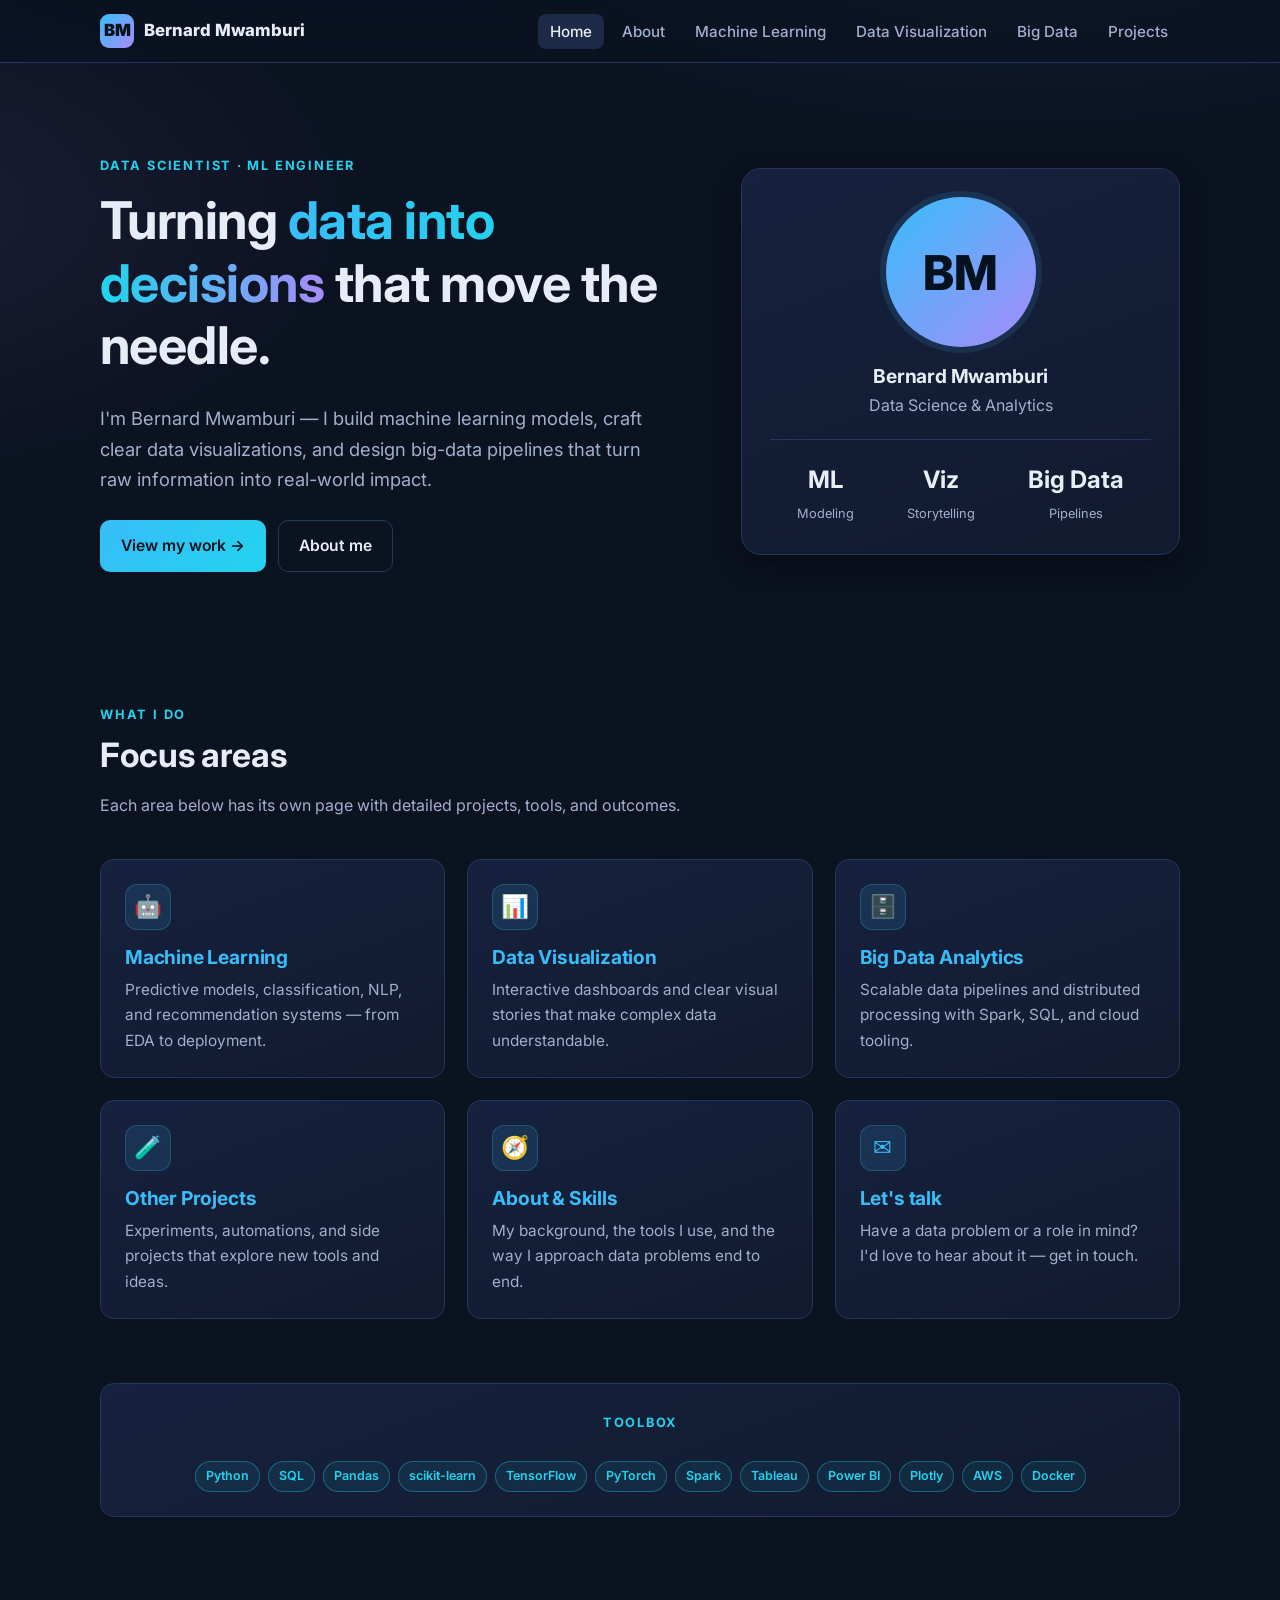
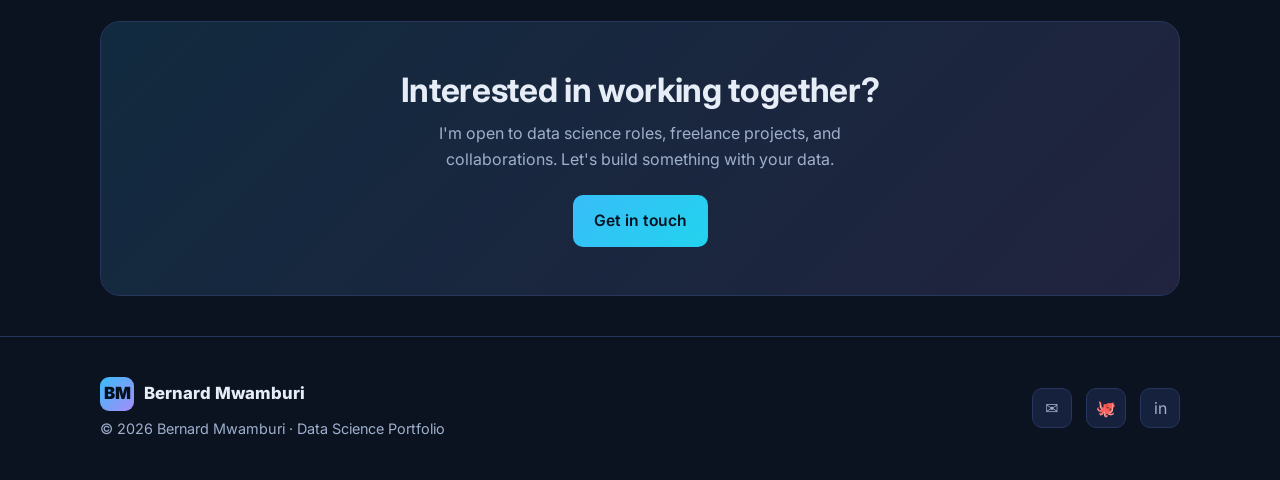
<file: index.html>
<!DOCTYPE html>
<html lang="en">
<head>
  <meta charset="UTF-8" />
  <meta name="viewport" content="width=device-width, initial-scale=1.0" />
  <title>Bernard Mwamburi — Data Scientist</title>
  <meta name="description" content="Data Science portfolio of Bernard Mwamburi — Machine Learning, Data Visualization, and Big Data Analytics projects." />
  <link rel="preconnect" href="https://fonts.googleapis.com" />
  <link rel="preconnect" href="https://fonts.gstatic.com" crossorigin />
  <link href="https://fonts.googleapis.com/css2?family=Inter:wght@400;500;600;700;800;900&display=swap" rel="stylesheet" />
  <link rel="stylesheet" href="assets/css/style.css" />
</head>
<body>

  <!-- Navbar -->
  <nav class="nav">
    <div class="nav-inner">
      <a href="index.html" class="brand"><span class="logo">BM</span> Bernard Mwamburi</a>
      <button class="nav-toggle" aria-label="Toggle navigation" aria-expanded="false">☰</button>
      <ul class="nav-links">
        <li><a href="index.html" class="active">Home</a></li>
        <li><a href="about.html">About</a></li>
        <li><a href="machine-learning.html">Machine Learning</a></li>
        <li><a href="data-visualization.html">Data Visualization</a></li>
        <li><a href="big-data-analytics.html">Big Data</a></li>
        <li><a href="projects.html">Projects</a></li>
      </ul>
    </div>
  </nav>

  <!-- Hero -->
  <header class="hero">
    <div class="container">
      <div class="hero-grid">
        <div class="reveal">
          <span class="eyebrow">Data Scientist · ML Engineer</span>
          <h1>Turning <span class="gradient-text">data into decisions</span> that move the needle.</h1>
          <p class="lead">
            I'm Bernard Mwamburi — I build machine learning models, craft clear data
            visualizations, and design big-data pipelines that turn raw information
            into real-world impact.
          </p>
          <div class="hero-actions">
            <a href="projects.html" class="btn btn-primary">View my work →</a>
            <a href="about.html" class="btn btn-ghost">About me</a>
          </div>
        </div>
        <div class="reveal">
          <div class="avatar-card">
            <div class="avatar-ring">BM</div>
            <h3 class="center" style="margin-bottom:4px;">Bernard Mwamburi</h3>
            <p class="center muted" style="margin-bottom:0;">Data Science &amp; Analytics</p>
            <div class="stat-row">
              <div class="stat"><b>ML</b><span>Modeling</span></div>
              <div class="stat"><b>Viz</b><span>Storytelling</span></div>
              <div class="stat"><b>Big&nbsp;Data</b><span>Pipelines</span></div>
            </div>
          </div>
        </div>
      </div>
    </div>
  </header>

  <!-- What I do -->
  <section class="section">
    <div class="container">
      <div class="section-head reveal">
        <span class="eyebrow">What I do</span>
        <h2>Focus areas</h2>
        <p class="muted">Each area below has its own page with detailed projects, tools, and outcomes.</p>
      </div>
      <div class="grid grid-3">
        <a class="card reveal" href="machine-learning.html">
          <div class="icon">🤖</div>
          <h3>Machine Learning</h3>
          <p>Predictive models, classification, NLP, and recommendation systems — from EDA to deployment.</p>
        </a>
        <a class="card reveal" href="data-visualization.html">
          <div class="icon">📊</div>
          <h3>Data Visualization</h3>
          <p>Interactive dashboards and clear visual stories that make complex data understandable.</p>
        </a>
        <a class="card reveal" href="big-data-analytics.html">
          <div class="icon">🗄️</div>
          <h3>Big Data Analytics</h3>
          <p>Scalable data pipelines and distributed processing with Spark, SQL, and cloud tooling.</p>
        </a>
        <a class="card reveal" href="projects.html">
          <div class="icon">🧪</div>
          <h3>Other Projects</h3>
          <p>Experiments, automations, and side projects that explore new tools and ideas.</p>
        </a>
        <a class="card reveal" href="about.html">
          <div class="icon">🧭</div>
          <h3>About &amp; Skills</h3>
          <p>My background, the tools I use, and the way I approach data problems end to end.</p>
        </a>
        <a class="card reveal" href="mailto:bwadero@gmail.com">
          <div class="icon">✉️</div>
          <h3>Let's talk</h3>
          <p>Have a data problem or a role in mind? I'd love to hear about it — get in touch.</p>
        </a>
      </div>
    </div>
  </section>

  <!-- Tools strip -->
  <section class="section" style="padding-top:0;">
    <div class="container">
      <div class="card reveal" style="text-align:center;">
        <span class="eyebrow">Toolbox</span>
        <div class="tags" style="justify-content:center; margin-top:14px;">
          <span class="tag primary">Python</span>
          <span class="tag primary">SQL</span>
          <span class="tag primary">Pandas</span>
          <span class="tag primary">scikit-learn</span>
          <span class="tag primary">TensorFlow</span>
          <span class="tag primary">PyTorch</span>
          <span class="tag primary">Spark</span>
          <span class="tag primary">Tableau</span>
          <span class="tag primary">Power BI</span>
          <span class="tag primary">Plotly</span>
          <span class="tag primary">AWS</span>
          <span class="tag primary">Docker</span>
        </div>
      </div>
    </div>
  </section>

  <!-- CTA -->
  <section class="container">
    <div class="cta reveal">
      <h2>Interested in working together?</h2>
      <p>I'm open to data science roles, freelance projects, and collaborations. Let's build something with your data.</p>
      <a href="mailto:bwadero@gmail.com" class="btn btn-primary">Get in touch</a>
    </div>
  </section>

  <!-- Footer -->
  <footer class="footer">
    <div class="container footer-inner">
      <div>
        <div class="brand" style="margin-bottom:6px;"><span class="logo">BM</span> Bernard Mwamburi</div>
        <p class="muted" style="margin:0; font-size:0.9rem;">© <span data-year>2026</span> Bernard Mwamburi · Data Science Portfolio</p>
      </div>
      <div class="social">
        <a href="mailto:bwadero@gmail.com" title="Email" aria-label="Email">✉️</a>
        <a href="https://github.com/Berniac" title="GitHub" aria-label="GitHub" target="_blank" rel="noopener">🐙</a>
        <a href="https://www.linkedin.com/in/bernard-mwamburi-ms-6798a7144/" title="LinkedIn" aria-label="LinkedIn" target="_blank" rel="noopener">in</a>
      </div>
    </div>
  </footer>

  <script src="assets/js/main.js"></script>
</body>
</html>
</file>
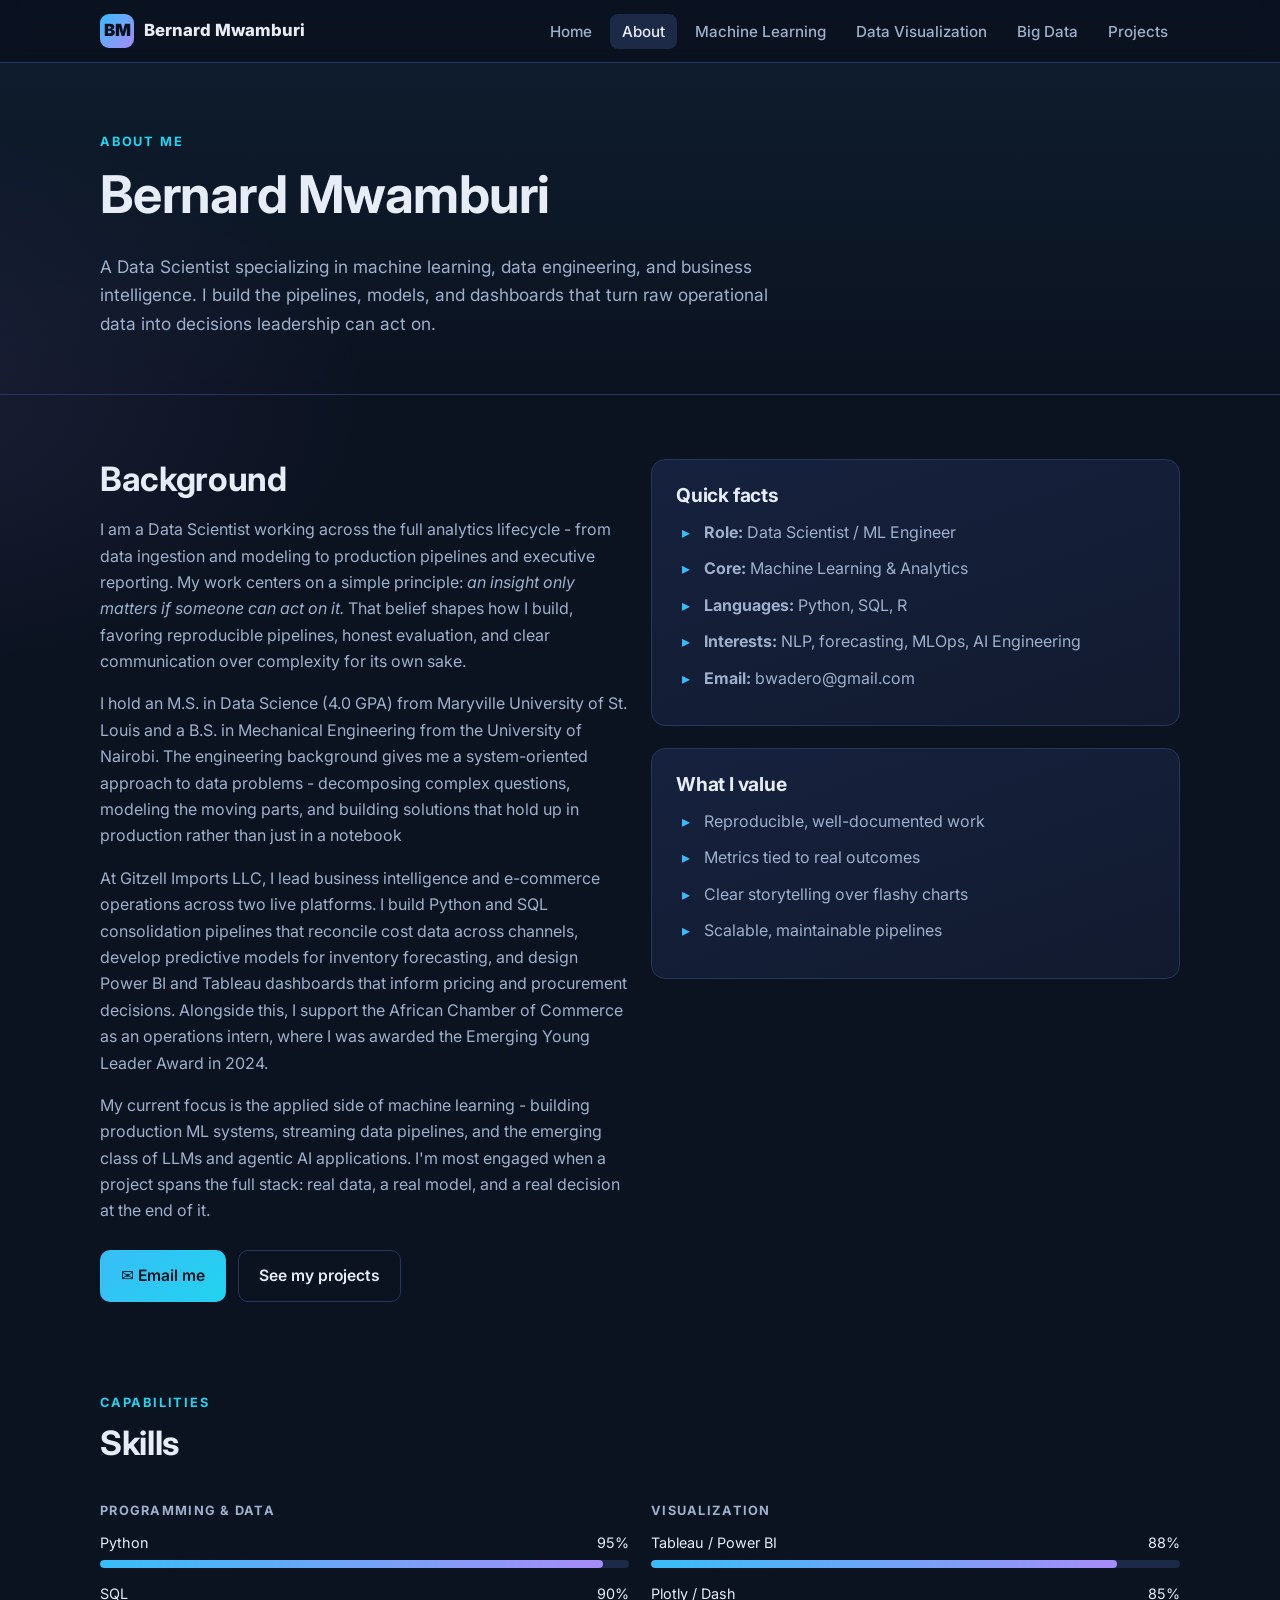
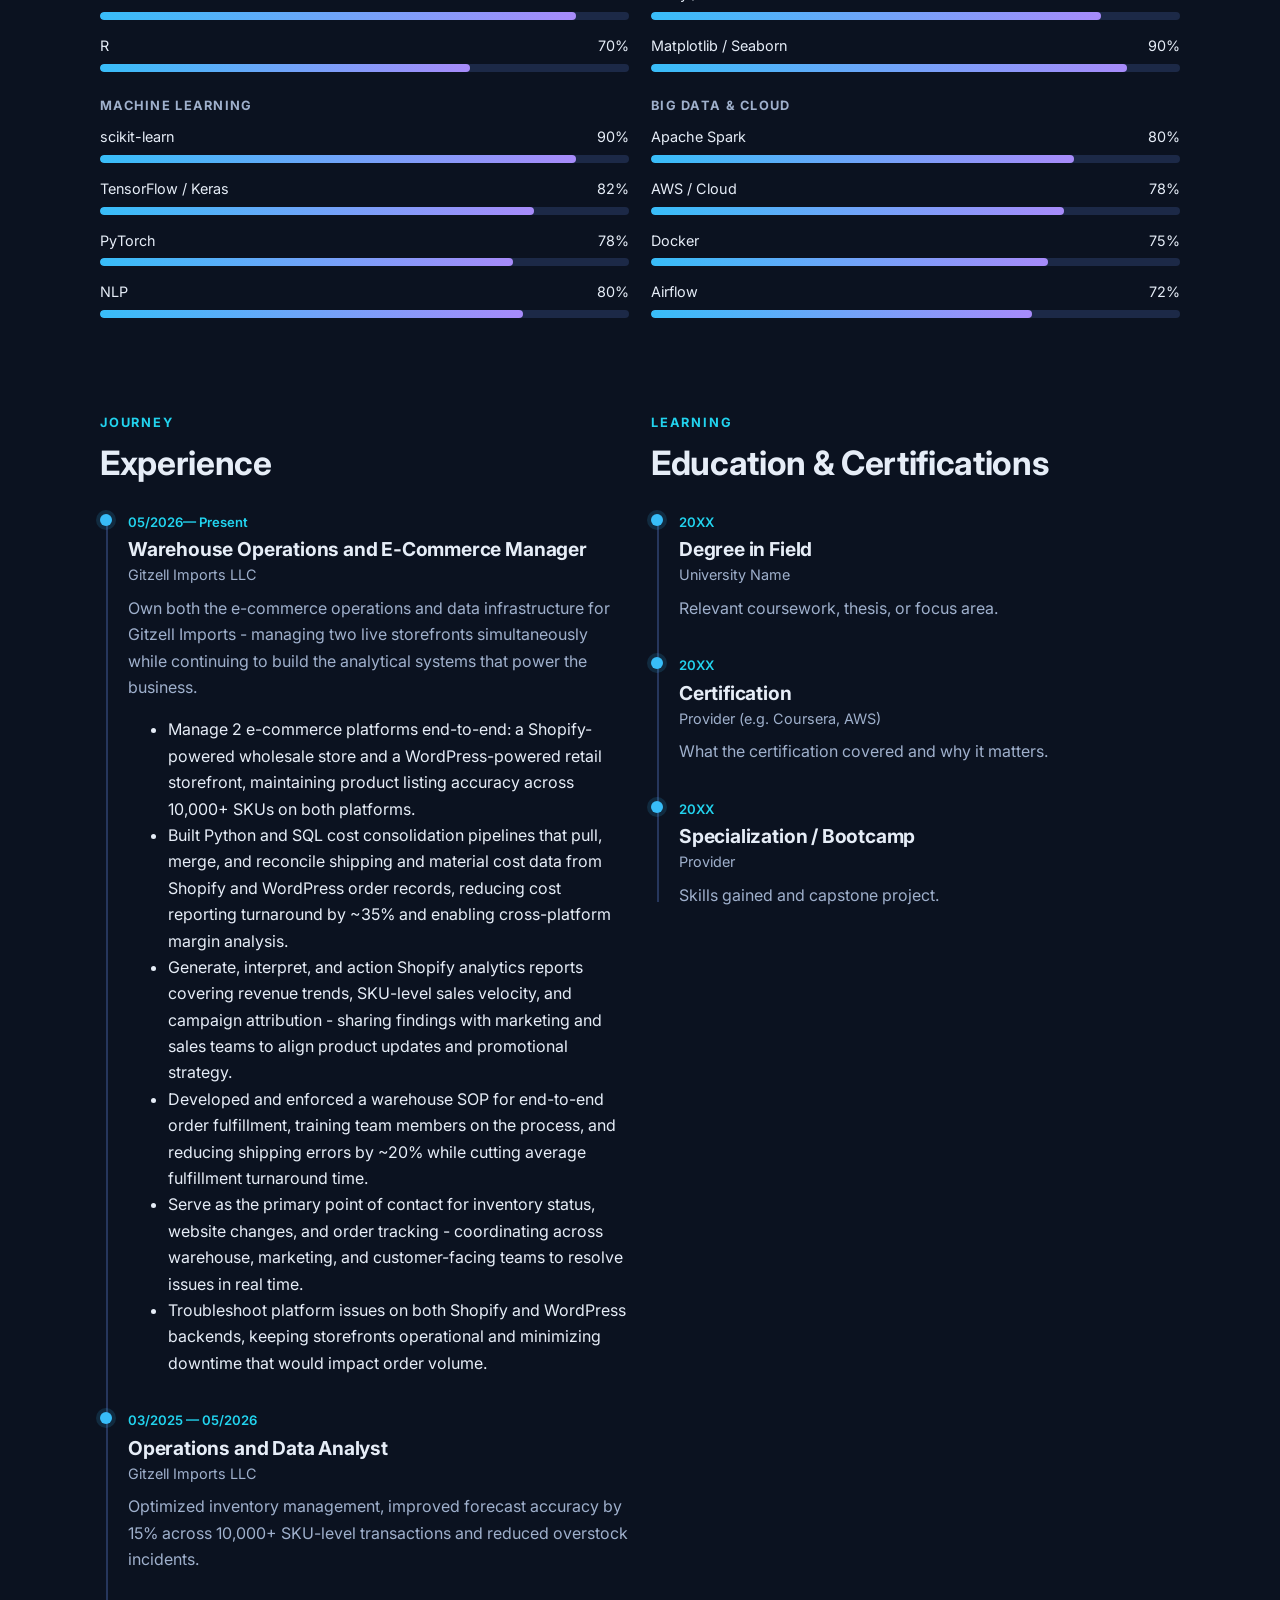
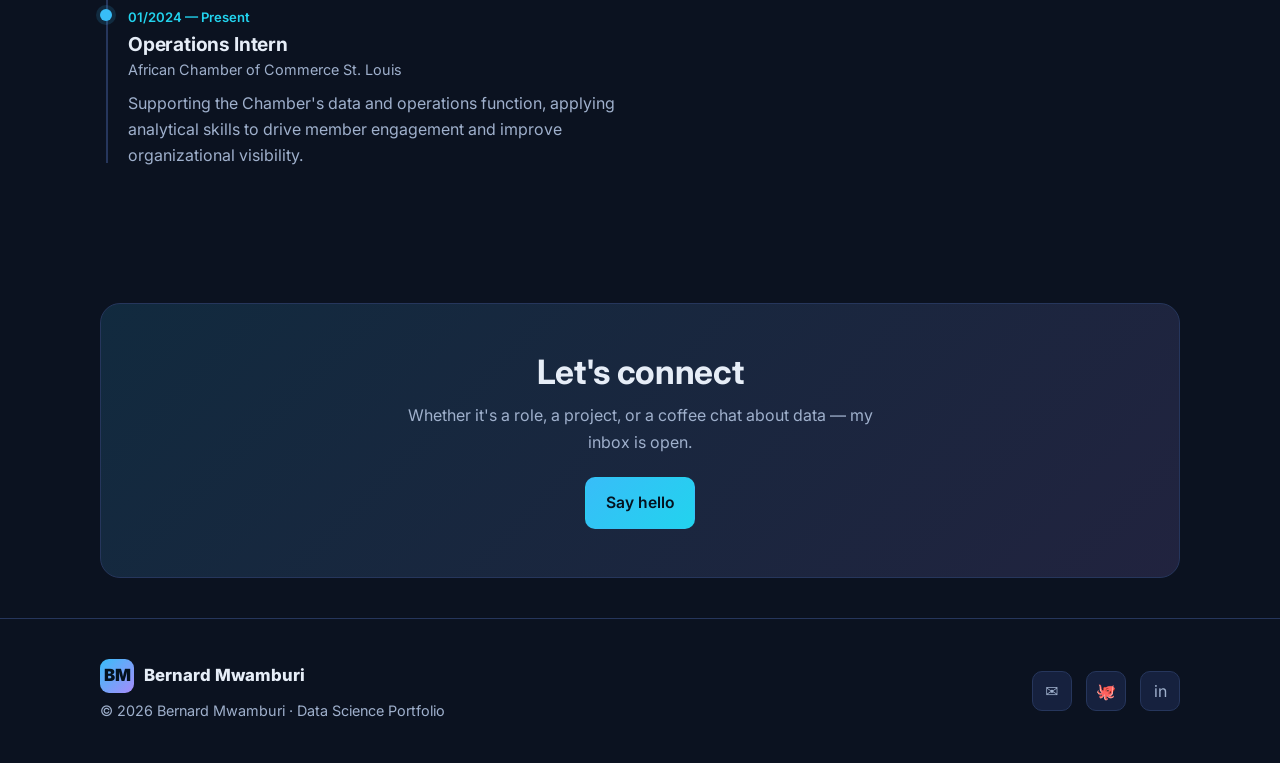
<file: about.html>
<!DOCTYPE html>
<html lang="en">
<head>
  <meta charset="UTF-8" />
  <meta name="viewport" content="width=device-width, initial-scale=1.0" />
  <title>About — Bernard Mwamburi</title>
  <meta name="description" content="About Bernard Mwamburi — data science background, skills, and experience." />
  <link rel="preconnect" href="https://fonts.googleapis.com" />
  <link rel="preconnect" href="https://fonts.gstatic.com" crossorigin />
  <link href="https://fonts.googleapis.com/css2?family=Inter:wght@400;500;600;700;800;900&display=swap" rel="stylesheet" />
  <link rel="stylesheet" href="assets/css/style.css" />
</head>
<body>

  <nav class="nav">
    <div class="nav-inner">
      <a href="index.html" class="brand"><span class="logo">BM</span> Bernard Mwamburi</a>
      <button class="nav-toggle" aria-label="Toggle navigation" aria-expanded="false">☰</button>
      <ul class="nav-links">
        <li><a href="index.html">Home</a></li>
        <li><a href="about.html" class="active">About</a></li>
        <li><a href="machine-learning.html">Machine Learning</a></li>
        <li><a href="data-visualization.html">Data Visualization</a></li>
        <li><a href="big-data-analytics.html">Big Data</a></li>
        <li><a href="projects.html">Projects</a></li>
      </ul>
    </div>
  </nav>

  <header class="page-header">
    <div class="container reveal">
      <span class="eyebrow">About me</span>
      <h1>Bernard Mwamburi</h1>
      <p>
        A Data Scientist specializing in machine learning, data engineering, and
        business intelligence. I build the pipelines, models, and dashboards
        that turn raw operational data into decisions leadership can act on.
      </p>
    </div>
  </header>

  <!-- Bio + quick facts -->
  <section class="section">
    <div class="container">
      <div class="grid grid-2" style="align-items:start;">
        <div class="reveal">
          <h2>Background</h2>
          <p class="muted">
            I am a Data Scientist working across the full analytics lifecycle - from data 
            ingestion and modeling to production pipelines and executive reporting. My work
            centers on a simple principle: <em>an insight only matters if someone can act on it.</em>
            That belief shapes how I build, favoring reproducible pipelines, honest evaluation,
            and clear communication over complexity for its own sake.
          </p>
          <p class="muted">
            I hold an M.S. in Data Science (4.0 GPA) from Maryville University of St. Louis and 
            a B.S. in Mechanical Engineering from the University of Nairobi. The engineering background
            gives me a system-oriented approach to data problems - decomposing complex questions, modeling
            the moving parts, and building solutions that hold up in production rather than just
            in a notebook
          </p>
          <p class="muted">
            At Gitzell Imports LLC, I lead business intelligence and e-commerce operations across two
            live platforms. I build Python and SQL consolidation pipelines that reconcile cost data
            across channels, develop predictive models for inventory forecasting, and design Power BI
            and Tableau dashboards that inform pricing and procurement decisions. Alongside this,
            I support the African Chamber of Commerce as an operations intern, where I was awarded
            the Emerging Young Leader Award in 2024.
          </p>
          <p class="muted">
            My current focus is the applied side of machine learning - building production ML systems,
            streaming data pipelines, and the emerging class of LLMs and agentic AI applications.
            I'm most engaged when a project spans the full stack: real data, a real model, and a real
            decision at the end of it.
          </p>

          <div class="hero-actions">
            <a href="mailto:bwadero@gmail.com" class="btn btn-primary">✉️ Email me</a>
            <a href="projects.html" class="btn btn-ghost">See my projects</a>
          </div>

          <p class="muted" style="margin-top:22px; font-size:0.85rem;">
          </p>
        </div>

        <div class="reveal">
          <div class="card">
            <h3>Quick facts</h3>
            <ul class="check-list" style="margin-top:12px;">
              <li><strong>Role:</strong> Data Scientist / ML Engineer</li>
              <li><strong>Core:</strong> Machine Learning &amp; Analytics</li>
              <li><strong>Languages:</strong> Python, SQL, R</li>
              <li><strong>Interests:</strong> NLP, forecasting, MLOps, AI Engineering</li>
              <li><strong>Email:</strong> bwadero@gmail.com</li>
            </ul>
          </div>
          <div class="card" style="margin-top:22px;">
            <h3>What I value</h3>
            <ul class="check-list" style="margin-top:12px;">
              <li>Reproducible, well-documented work</li>
              <li>Metrics tied to real outcomes</li>
              <li>Clear storytelling over flashy charts</li>
              <li>Scalable, maintainable pipelines</li>
            </ul>
          </div>
        </div>
      </div>
    </div>
  </section>

  <!-- Skills -->
  <section class="section" style="padding-top:0;">
    <div class="container">
      <div class="section-head reveal">
        <span class="eyebrow">Capabilities</span>
        <h2>Skills</h2>
      </div>

      <div class="grid grid-2" style="align-items:start;">
        <div class="reveal">
          <div class="skill-group">
            <h4>Programming &amp; Data</h4>
            <div class="skill-bar"><div class="label"><span>Python</span><span>95%</span></div><div class="track"><div class="fill" data-level="95%"></div></div></div>
            <div class="skill-bar"><div class="label"><span>SQL</span><span>90%</span></div><div class="track"><div class="fill" data-level="90%"></div></div></div>
            <div class="skill-bar"><div class="label"><span>R</span><span>70%</span></div><div class="track"><div class="fill" data-level="70%"></div></div></div>
          </div>
          <div class="skill-group">
            <h4>Machine Learning</h4>
            <div class="skill-bar"><div class="label"><span>scikit-learn</span><span>90%</span></div><div class="track"><div class="fill" data-level="90%"></div></div></div>
            <div class="skill-bar"><div class="label"><span>TensorFlow / Keras</span><span>82%</span></div><div class="track"><div class="fill" data-level="82%"></div></div></div>
            <div class="skill-bar"><div class="label"><span>PyTorch</span><span>78%</span></div><div class="track"><div class="fill" data-level="78%"></div></div></div>
            <div class="skill-bar"><div class="label"><span>NLP</span><span>80%</span></div><div class="track"><div class="fill" data-level="80%"></div></div></div>
          </div>
        </div>

        <div class="reveal">
          <div class="skill-group">
            <h4>Visualization</h4>
            <div class="skill-bar"><div class="label"><span>Tableau / Power BI</span><span>88%</span></div><div class="track"><div class="fill" data-level="88%"></div></div></div>
            <div class="skill-bar"><div class="label"><span>Plotly / Dash</span><span>85%</span></div><div class="track"><div class="fill" data-level="85%"></div></div></div>
            <div class="skill-bar"><div class="label"><span>Matplotlib / Seaborn</span><span>90%</span></div><div class="track"><div class="fill" data-level="90%"></div></div></div>
          </div>
          <div class="skill-group">
            <h4>Big Data &amp; Cloud</h4>
            <div class="skill-bar"><div class="label"><span>Apache Spark</span><span>80%</span></div><div class="track"><div class="fill" data-level="80%"></div></div></div>
            <div class="skill-bar"><div class="label"><span>AWS / Cloud</span><span>78%</span></div><div class="track"><div class="fill" data-level="78%"></div></div></div>
            <div class="skill-bar"><div class="label"><span>Docker</span><span>75%</span></div><div class="track"><div class="fill" data-level="75%"></div></div></div>
            <div class="skill-bar"><div class="label"><span>Airflow</span><span>72%</span></div><div class="track"><div class="fill" data-level="72%"></div></div></div>
          </div>
        </div>
      </div>
    </div>
  </section>

  <!-- Experience / education timeline -->
  <section class="section" style="padding-top:0;">
    <div class="container">
      <div class="grid grid-2" style="align-items:start;">
        <div class="reveal">
          <div class="section-head" style="margin-bottom:24px;">
            <span class="eyebrow">Journey</span>
            <h2>Experience</h2>
          </div>
          <div class="timeline">
            <div class="timeline-item">
              <span class="when">05/2026— Present</span>
              <h3>Warehouse Operations and E-Commerce Manager</h3>
              <div class="where">Gitzell Imports LLC</div>
              <p class="muted">Own both the e-commerce operations and data infrastructure for 
              Gitzell Imports - managing two live storefronts simultaneously while continuing
              to build the analytical systems that power the business.
              </p>
              <ul class="metrics">
                <li>Manage 2 e-commerce platforms end-to-end: a Shopify-powered wholesale store
                and a WordPress-powered retail storefront, maintaining product listing accuracy
                across 10,000+ SKUs on both platforms.</li>
                <li>Built Python and SQL cost consolidation pipelines that pull, merge, and
                reconcile shipping and material cost data from Shopify and WordPress order
                records, reducing cost reporting turnaround by ~35% and enabling cross-platform
                margin analysis.</li>
                <li>Generate, interpret, and action Shopify analytics reports covering revenue
                trends, SKU-level sales velocity, and campaign attribution - sharing findings with
                marketing and sales teams to align product updates and promotional strategy.</li>
                <li>Developed and enforced a warehouse SOP for end-to-end order fulfillment, training
                team members on the process, and reducing shipping errors by ~20% while cutting
                average fulfillment turnaround time.</li>
                <li>
                  Serve as the primary point of contact for inventory status, website changes, and order
                  tracking - coordinating across warehouse, marketing, and customer-facing teams to resolve
                  issues in real time.
                </li>
                <li>
                  Troubleshoot platform issues on both Shopify and WordPress backends, keeping storefronts
                  operational and minimizing downtime that would impact order volume.
                </li>
              </ul>
            </div>
            <div class="timeline-item">
              <span class="when">03/2025 — 05/2026</span>
              <h3>Operations and Data Analyst</h3>
              <div class="where">Gitzell Imports LLC</div>
              <p class="muted">Optimized inventory management, improved forecast accuracy by 15% across
                10,000+ SKU-level transactions and reduced overstock incidents.</p>
            </div>
            <div class="timeline-item">
              <span class="when">01/2024 — Present</span>
              <h3>Operations Intern</h3>
              <div class="where">African Chamber of Commerce St. Louis</div>
              <p class="muted">Supporting the Chamber's data and operations function, applying
                analytical skills to drive member engagement and improve organizational visibility.</p>
            </div>
          </div>
        </div>

        <div class="reveal">
          <div class="section-head" style="margin-bottom:24px;">
            <span class="eyebrow">Learning</span>
            <h2>Education &amp; Certifications</h2>
          </div>
          <div class="timeline">
            <div class="timeline-item">
              <span class="when">20XX</span>
              <h3>Degree in Field</h3>
              <div class="where">University Name</div>
              <p class="muted">Relevant coursework, thesis, or focus area.</p>
            </div>
            <div class="timeline-item">
              <span class="when">20XX</span>
              <h3>Certification</h3>
              <div class="where">Provider (e.g. Coursera, AWS)</div>
              <p class="muted">What the certification covered and why it matters.</p>
            </div>
            <div class="timeline-item">
              <span class="when">20XX</span>
              <h3>Specialization / Bootcamp</h3>
              <div class="where">Provider</div>
              <p class="muted">Skills gained and capstone project.</p>
            </div>
          </div>
        </div>
      </div>
    </div>
  </section>

  <section class="container">
    <div class="cta reveal">
      <h2>Let's connect</h2>
      <p>Whether it's a role, a project, or a coffee chat about data — my inbox is open.</p>
      <a href="mailto:bwadero@gmail.com" class="btn btn-primary">Say hello</a>
    </div>
  </section>

  <footer class="footer">
    <div class="container footer-inner">
      <div>
        <div class="brand" style="margin-bottom:6px;"><span class="logo">BM</span> Bernard Mwamburi</div>
        <p class="muted" style="margin:0; font-size:0.9rem;">© <span data-year>2026</span> Bernard Mwamburi · Data Science Portfolio</p>
      </div>
      <div class="social">
        <a href="mailto:bwadero@gmail.com" title="Email" aria-label="Email">✉️</a>
        <a href="https://github.com/Berniac" title="GitHub" aria-label="GitHub" target="_blank" rel="noopener">🐙</a>
        <a href="https://www.linkedin.com/in/bernard-mwamburi-ms-6798a7144/" title="LinkedIn" aria-label="LinkedIn" target="_blank" rel="noopener">in</a>
      </div>
    </div>
  </footer>

  <script src="assets/js/main.js"></script>
</body>
</html>
</file>
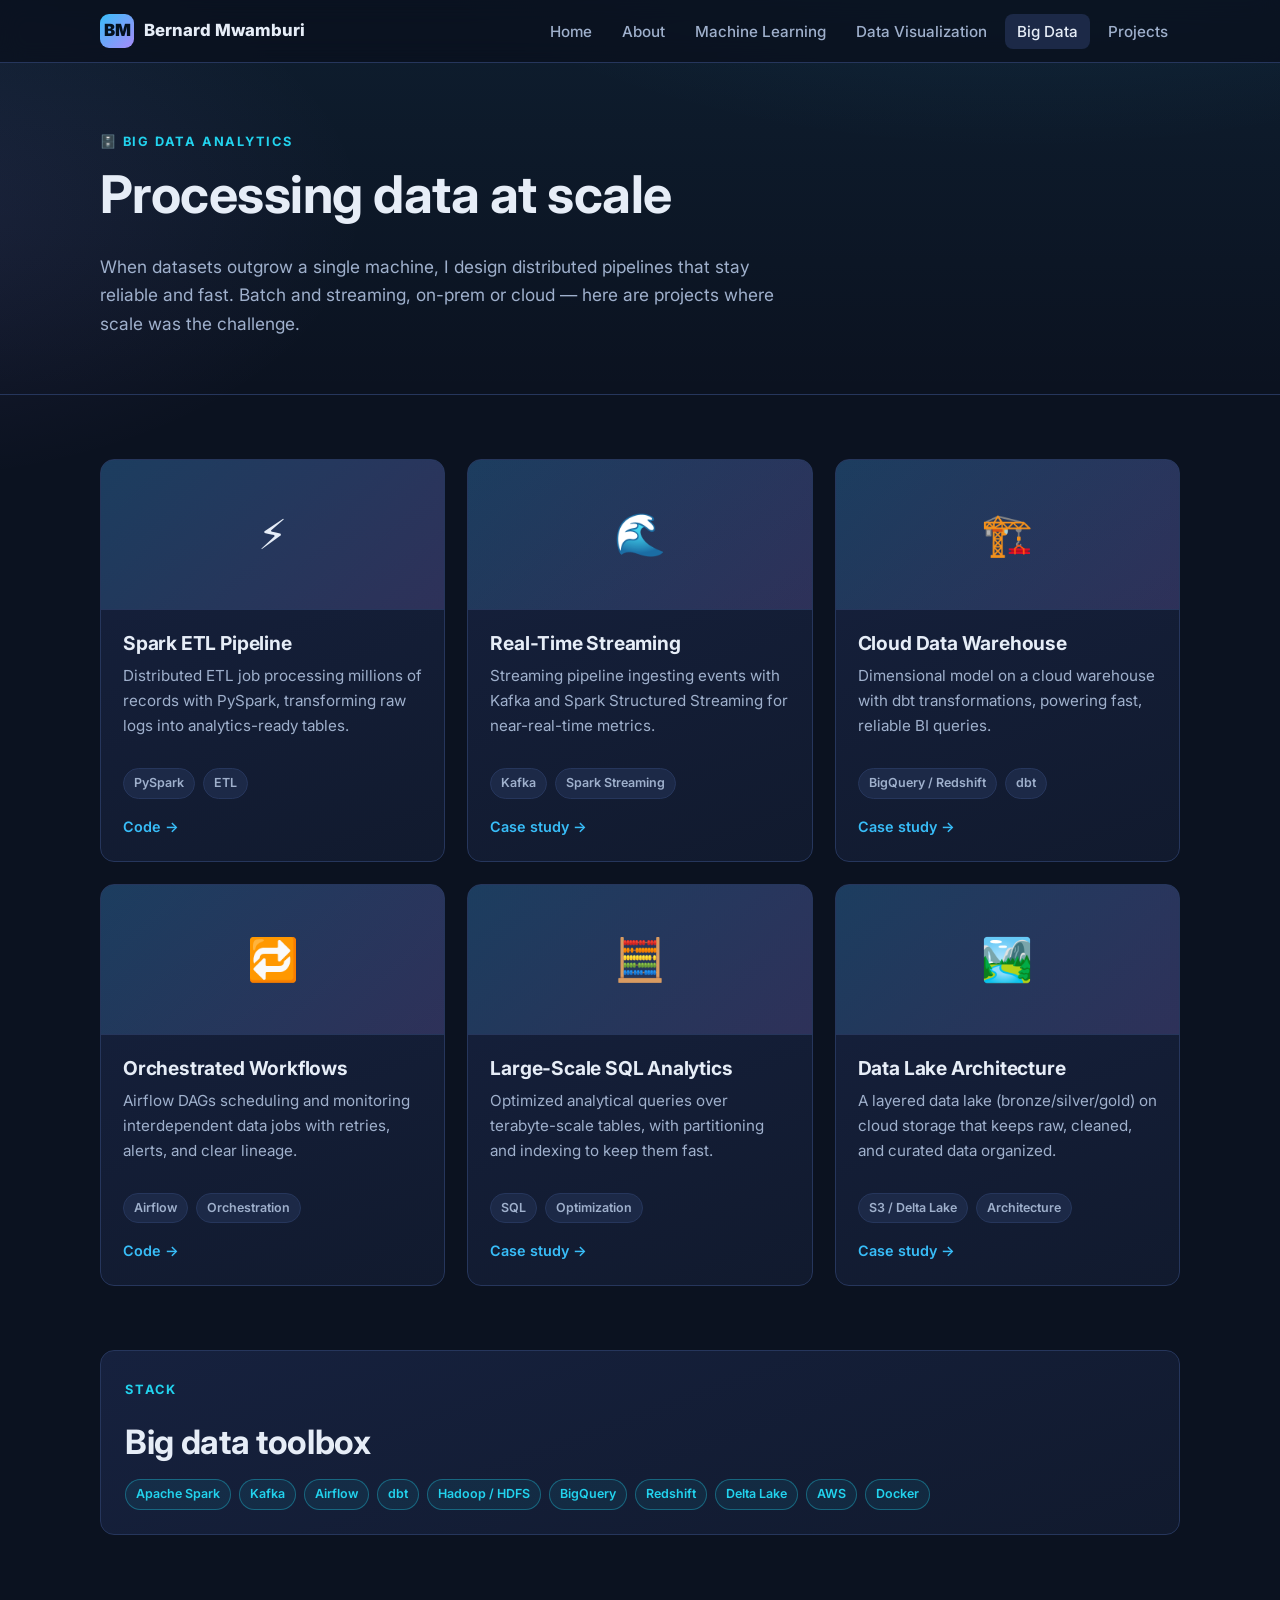
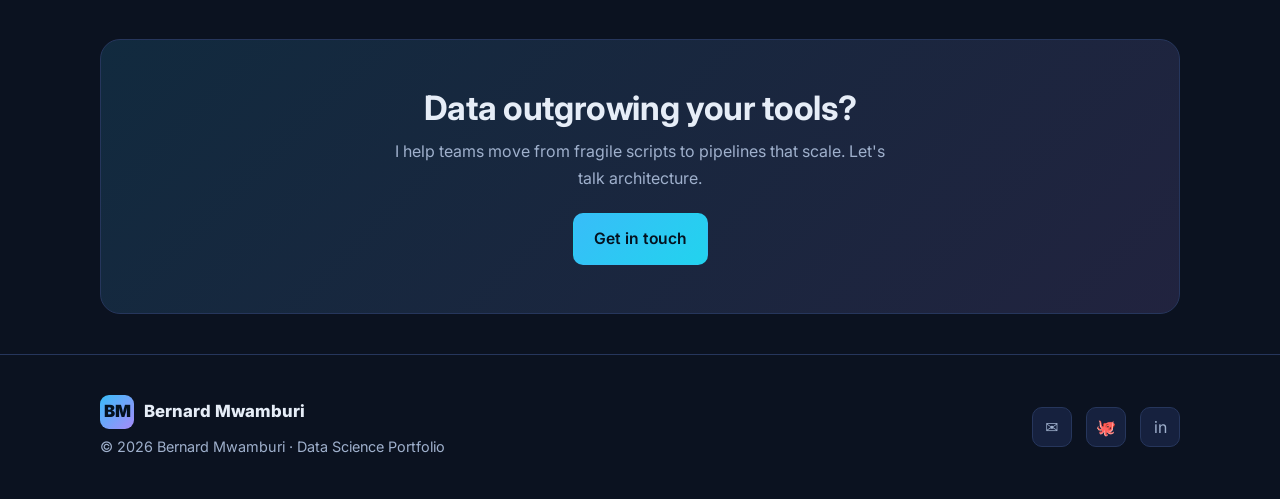
<file: big-data-analytics.html>
<!DOCTYPE html>
<html lang="en">
<head>
  <meta charset="UTF-8" />
  <meta name="viewport" content="width=device-width, initial-scale=1.0" />
  <title>Big Data Analytics — Bernard Mwamburi</title>
  <meta name="description" content="Big Data Analytics projects by Bernard Mwamburi — scalable pipelines and distributed processing with Spark, SQL, and cloud tools." />
  <link rel="preconnect" href="https://fonts.googleapis.com" />
  <link rel="preconnect" href="https://fonts.gstatic.com" crossorigin />
  <link href="https://fonts.googleapis.com/css2?family=Inter:wght@400;500;600;700;800;900&display=swap" rel="stylesheet" />
  <link rel="stylesheet" href="assets/css/style.css" />
</head>
<body>

  <nav class="nav">
    <div class="nav-inner">
      <a href="index.html" class="brand"><span class="logo">BM</span> Bernard Mwamburi</a>
      <button class="nav-toggle" aria-label="Toggle navigation" aria-expanded="false">☰</button>
      <ul class="nav-links">
        <li><a href="index.html">Home</a></li>
        <li><a href="about.html">About</a></li>
        <li><a href="machine-learning.html">Machine Learning</a></li>
        <li><a href="data-visualization.html">Data Visualization</a></li>
        <li><a href="big-data-analytics.html" class="active">Big Data</a></li>
        <li><a href="projects.html">Projects</a></li>
      </ul>
    </div>
  </nav>

  <header class="page-header">
    <div class="container reveal">
      <span class="eyebrow">🗄️ Big Data Analytics</span>
      <h1>Processing data at scale</h1>
      <p>
        When datasets outgrow a single machine, I design distributed pipelines that
        stay reliable and fast. Batch and streaming, on-prem or cloud — here are
        projects where scale was the challenge.
      </p>
    </div>
  </header>

  <section class="section">
    <div class="container">
      <div class="grid grid-3">

        <article class="project reveal">
          <div class="thumb">⚡</div>
          <div class="body">
            <h3>Spark ETL Pipeline</h3>
            <p>Distributed ETL job processing millions of records with PySpark, transforming raw logs into analytics-ready tables.</p>
            <div class="tags"><span class="tag">PySpark</span><span class="tag">ETL</span></div>
            <div class="links"><a href="https://github.com/Berniac" target="_blank" rel="noopener">Code →</a></div>
          </div>
        </article>

        <article class="project reveal">
          <div class="thumb">🌊</div>
          <div class="body">
            <h3>Real-Time Streaming</h3>
            <p>Streaming pipeline ingesting events with Kafka and Spark Structured Streaming for near-real-time metrics.</p>
            <div class="tags"><span class="tag">Kafka</span><span class="tag">Spark Streaming</span></div>
            <div class="links"><a href="#">Case study →</a></div>
          </div>
        </article>

        <article class="project reveal">
          <div class="thumb">🏗️</div>
          <div class="body">
            <h3>Cloud Data Warehouse</h3>
            <p>Dimensional model on a cloud warehouse with dbt transformations, powering fast, reliable BI queries.</p>
            <div class="tags"><span class="tag">BigQuery / Redshift</span><span class="tag">dbt</span></div>
            <div class="links"><a href="#">Case study →</a></div>
          </div>
        </article>

        <article class="project reveal">
          <div class="thumb">🔁</div>
          <div class="body">
            <h3>Orchestrated Workflows</h3>
            <p>Airflow DAGs scheduling and monitoring interdependent data jobs with retries, alerts, and clear lineage.</p>
            <div class="tags"><span class="tag">Airflow</span><span class="tag">Orchestration</span></div>
            <div class="links"><a href="https://github.com/Berniac" target="_blank" rel="noopener">Code →</a></div>
          </div>
        </article>

        <article class="project reveal">
          <div class="thumb">🧮</div>
          <div class="body">
            <h3>Large-Scale SQL Analytics</h3>
            <p>Optimized analytical queries over terabyte-scale tables, with partitioning and indexing to keep them fast.</p>
            <div class="tags"><span class="tag">SQL</span><span class="tag">Optimization</span></div>
            <div class="links"><a href="#">Case study →</a></div>
          </div>
        </article>

        <article class="project reveal">
          <div class="thumb">🏞️</div>
          <div class="body">
            <h3>Data Lake Architecture</h3>
            <p>A layered data lake (bronze/silver/gold) on cloud storage that keeps raw, cleaned, and curated data organized.</p>
            <div class="tags"><span class="tag">S3 / Delta Lake</span><span class="tag">Architecture</span></div>
            <div class="links"><a href="#">Case study →</a></div>
          </div>
        </article>

      </div>
    </div>
  </section>

  <section class="section" style="padding-top:0;">
    <div class="container">
      <div class="card reveal">
        <span class="eyebrow">Stack</span>
        <h2 style="margin-top:8px;">Big data toolbox</h2>
        <div class="tags" style="margin-top:16px;">
          <span class="tag primary">Apache Spark</span>
          <span class="tag primary">Kafka</span>
          <span class="tag primary">Airflow</span>
          <span class="tag primary">dbt</span>
          <span class="tag primary">Hadoop / HDFS</span>
          <span class="tag primary">BigQuery</span>
          <span class="tag primary">Redshift</span>
          <span class="tag primary">Delta Lake</span>
          <span class="tag primary">AWS</span>
          <span class="tag primary">Docker</span>
        </div>
      </div>
    </div>
  </section>

  <section class="container">
    <div class="cta reveal">
      <h2>Data outgrowing your tools?</h2>
      <p>I help teams move from fragile scripts to pipelines that scale. Let's talk architecture.</p>
      <a href="mailto:bwadero@gmail.com" class="btn btn-primary">Get in touch</a>
    </div>
  </section>

  <footer class="footer">
    <div class="container footer-inner">
      <div>
        <div class="brand" style="margin-bottom:6px;"><span class="logo">BM</span> Bernard Mwamburi</div>
        <p class="muted" style="margin:0; font-size:0.9rem;">© <span data-year>2026</span> Bernard Mwamburi · Data Science Portfolio</p>
      </div>
      <div class="social">
        <a href="mailto:bwadero@gmail.com" title="Email" aria-label="Email">✉️</a>
        <a href="https://github.com/Berniac" title="GitHub" aria-label="GitHub" target="_blank" rel="noopener">🐙</a>
        <a href="https://www.linkedin.com/in/bernard-mwamburi-ms-6798a7144/" title="LinkedIn" aria-label="LinkedIn" target="_blank" rel="noopener">in</a>
      </div>
    </div>
  </footer>

  <script src="assets/js/main.js"></script>
</body>
</html>
</file>
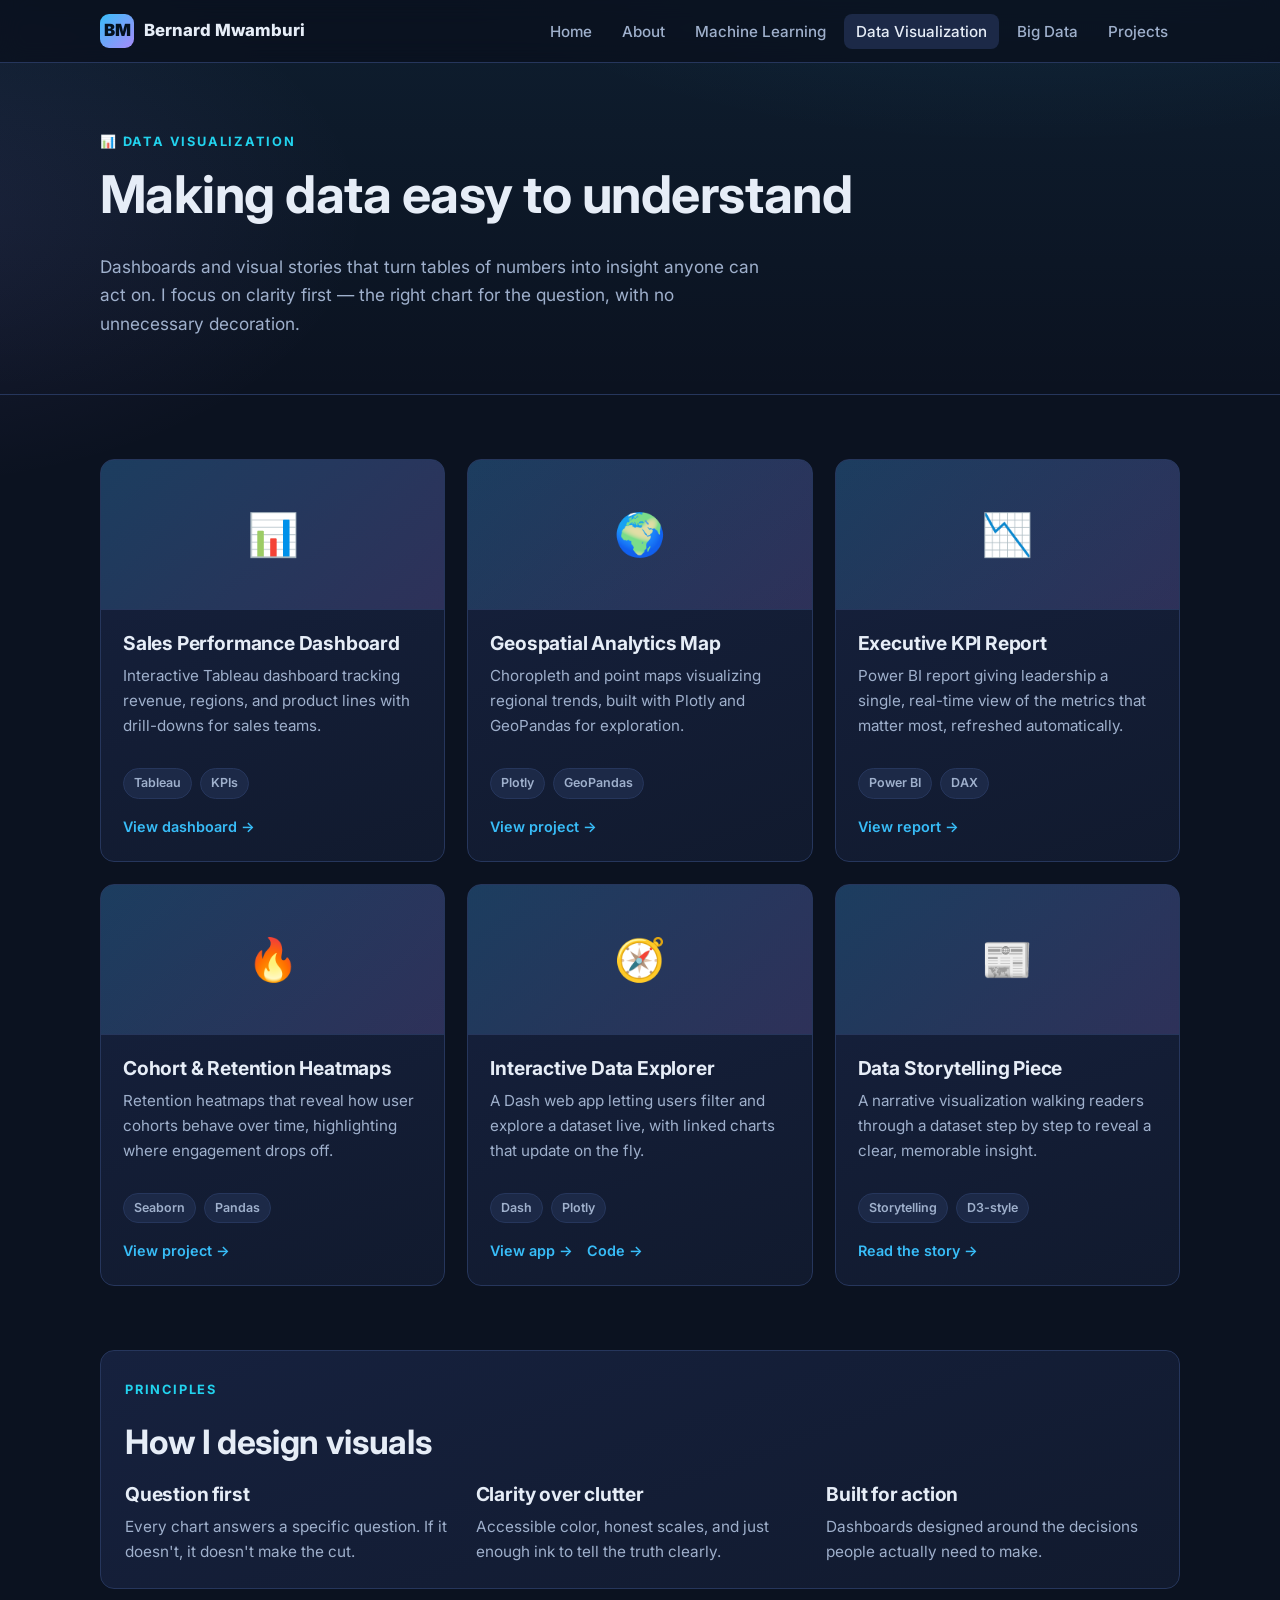
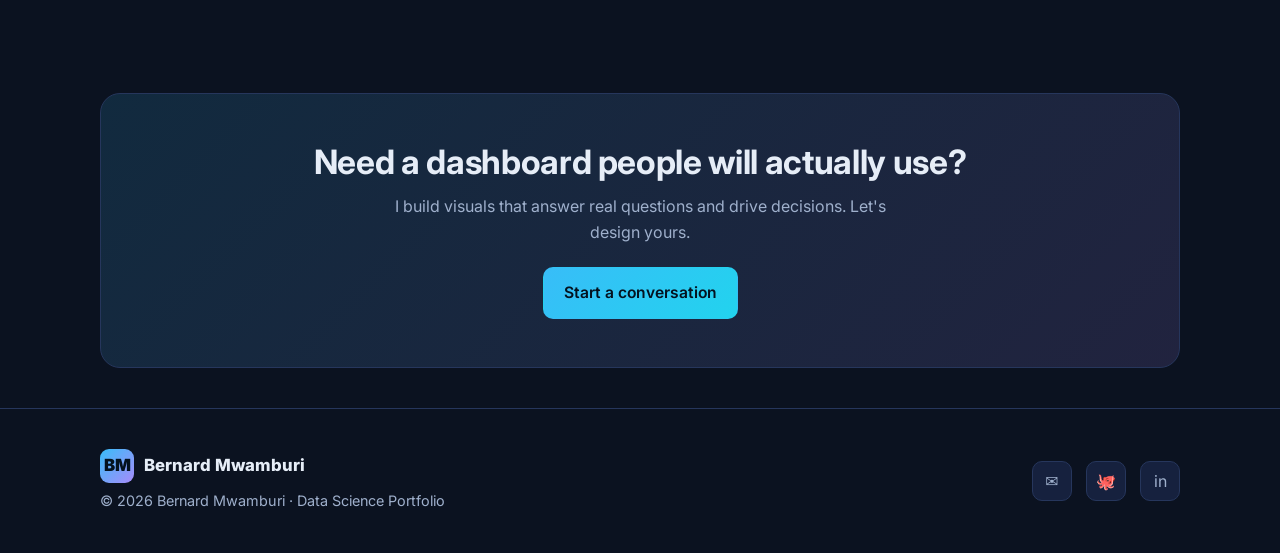
<file: data-visualization.html>
<!DOCTYPE html>
<html lang="en">
<head>
  <meta charset="UTF-8" />
  <meta name="viewport" content="width=device-width, initial-scale=1.0" />
  <title>Data Visualization — Bernard Mwamburi</title>
  <meta name="description" content="Data Visualization projects by Bernard Mwamburi — interactive dashboards and data storytelling with Tableau, Power BI, and Plotly." />
  <link rel="preconnect" href="https://fonts.googleapis.com" />
  <link rel="preconnect" href="https://fonts.gstatic.com" crossorigin />
  <link href="https://fonts.googleapis.com/css2?family=Inter:wght@400;500;600;700;800;900&display=swap" rel="stylesheet" />
  <link rel="stylesheet" href="assets/css/style.css" />
</head>
<body>

  <nav class="nav">
    <div class="nav-inner">
      <a href="index.html" class="brand"><span class="logo">BM</span> Bernard Mwamburi</a>
      <button class="nav-toggle" aria-label="Toggle navigation" aria-expanded="false">☰</button>
      <ul class="nav-links">
        <li><a href="index.html">Home</a></li>
        <li><a href="about.html">About</a></li>
        <li><a href="machine-learning.html">Machine Learning</a></li>
        <li><a href="data-visualization.html" class="active">Data Visualization</a></li>
        <li><a href="big-data-analytics.html">Big Data</a></li>
        <li><a href="projects.html">Projects</a></li>
      </ul>
    </div>
  </nav>

  <header class="page-header">
    <div class="container reveal">
      <span class="eyebrow">📊 Data Visualization</span>
      <h1>Making data easy to understand</h1>
      <p>
        Dashboards and visual stories that turn tables of numbers into insight anyone
        can act on. I focus on clarity first — the right chart for the question, with
        no unnecessary decoration.
      </p>
    </div>
  </header>

  <section class="section">
    <div class="container">
      <div class="grid grid-3">

        <article class="project reveal">
          <div class="thumb">📊</div>
          <div class="body">
            <h3>Sales Performance Dashboard</h3>
            <p>Interactive Tableau dashboard tracking revenue, regions, and product lines with drill-downs for sales teams.</p>
            <div class="tags"><span class="tag">Tableau</span><span class="tag">KPIs</span></div>
            <div class="links"><a href="#">View dashboard →</a></div>
          </div>
        </article>

        <article class="project reveal">
          <div class="thumb">🌍</div>
          <div class="body">
            <h3>Geospatial Analytics Map</h3>
            <p>Choropleth and point maps visualizing regional trends, built with Plotly and GeoPandas for exploration.</p>
            <div class="tags"><span class="tag">Plotly</span><span class="tag">GeoPandas</span></div>
            <div class="links"><a href="#">View project →</a></div>
          </div>
        </article>

        <article class="project reveal">
          <div class="thumb">📉</div>
          <div class="body">
            <h3>Executive KPI Report</h3>
            <p>Power BI report giving leadership a single, real-time view of the metrics that matter most, refreshed automatically.</p>
            <div class="tags"><span class="tag">Power BI</span><span class="tag">DAX</span></div>
            <div class="links"><a href="#">View report →</a></div>
          </div>
        </article>

        <article class="project reveal">
          <div class="thumb">🔥</div>
          <div class="body">
            <h3>Cohort &amp; Retention Heatmaps</h3>
            <p>Retention heatmaps that reveal how user cohorts behave over time, highlighting where engagement drops off.</p>
            <div class="tags"><span class="tag">Seaborn</span><span class="tag">Pandas</span></div>
            <div class="links"><a href="#">View project →</a></div>
          </div>
        </article>

        <article class="project reveal">
          <div class="thumb">🧭</div>
          <div class="body">
            <h3>Interactive Data Explorer</h3>
            <p>A Dash web app letting users filter and explore a dataset live, with linked charts that update on the fly.</p>
            <div class="tags"><span class="tag">Dash</span><span class="tag">Plotly</span></div>
            <div class="links"><a href="#">View app →</a><a href="https://github.com/Berniac" target="_blank" rel="noopener">Code →</a></div>
          </div>
        </article>

        <article class="project reveal">
          <div class="thumb">📰</div>
          <div class="body">
            <h3>Data Storytelling Piece</h3>
            <p>A narrative visualization walking readers through a dataset step by step to reveal a clear, memorable insight.</p>
            <div class="tags"><span class="tag">Storytelling</span><span class="tag">D3-style</span></div>
            <div class="links"><a href="#">Read the story →</a></div>
          </div>
        </article>

      </div>
    </div>
  </section>

  <section class="section" style="padding-top:0;">
    <div class="container">
      <div class="card reveal">
        <span class="eyebrow">Principles</span>
        <h2 style="margin-top:8px;">How I design visuals</h2>
        <div class="grid grid-3" style="margin-top:20px;">
          <div><h3>Question first</h3><p class="muted">Every chart answers a specific question. If it doesn't, it doesn't make the cut.</p></div>
          <div><h3>Clarity over clutter</h3><p class="muted">Accessible color, honest scales, and just enough ink to tell the truth clearly.</p></div>
          <div><h3>Built for action</h3><p class="muted">Dashboards designed around the decisions people actually need to make.</p></div>
        </div>
      </div>
    </div>
  </section>

  <section class="container">
    <div class="cta reveal">
      <h2>Need a dashboard people will actually use?</h2>
      <p>I build visuals that answer real questions and drive decisions. Let's design yours.</p>
      <a href="mailto:bwadero@gmail.com" class="btn btn-primary">Start a conversation</a>
    </div>
  </section>

  <footer class="footer">
    <div class="container footer-inner">
      <div>
        <div class="brand" style="margin-bottom:6px;"><span class="logo">BM</span> Bernard Mwamburi</div>
        <p class="muted" style="margin:0; font-size:0.9rem;">© <span data-year>2026</span> Bernard Mwamburi · Data Science Portfolio</p>
      </div>
      <div class="social">
        <a href="mailto:bwadero@gmail.com" title="Email" aria-label="Email">✉️</a>
        <a href="https://github.com/Berniac" title="GitHub" aria-label="GitHub" target="_blank" rel="noopener">🐙</a>
        <a href="https://www.linkedin.com/in/bernard-mwamburi-ms-6798a7144/" title="LinkedIn" aria-label="LinkedIn" target="_blank" rel="noopener">in</a>
      </div>
    </div>
  </footer>

  <script src="assets/js/main.js"></script>
</body>
</html>
</file>
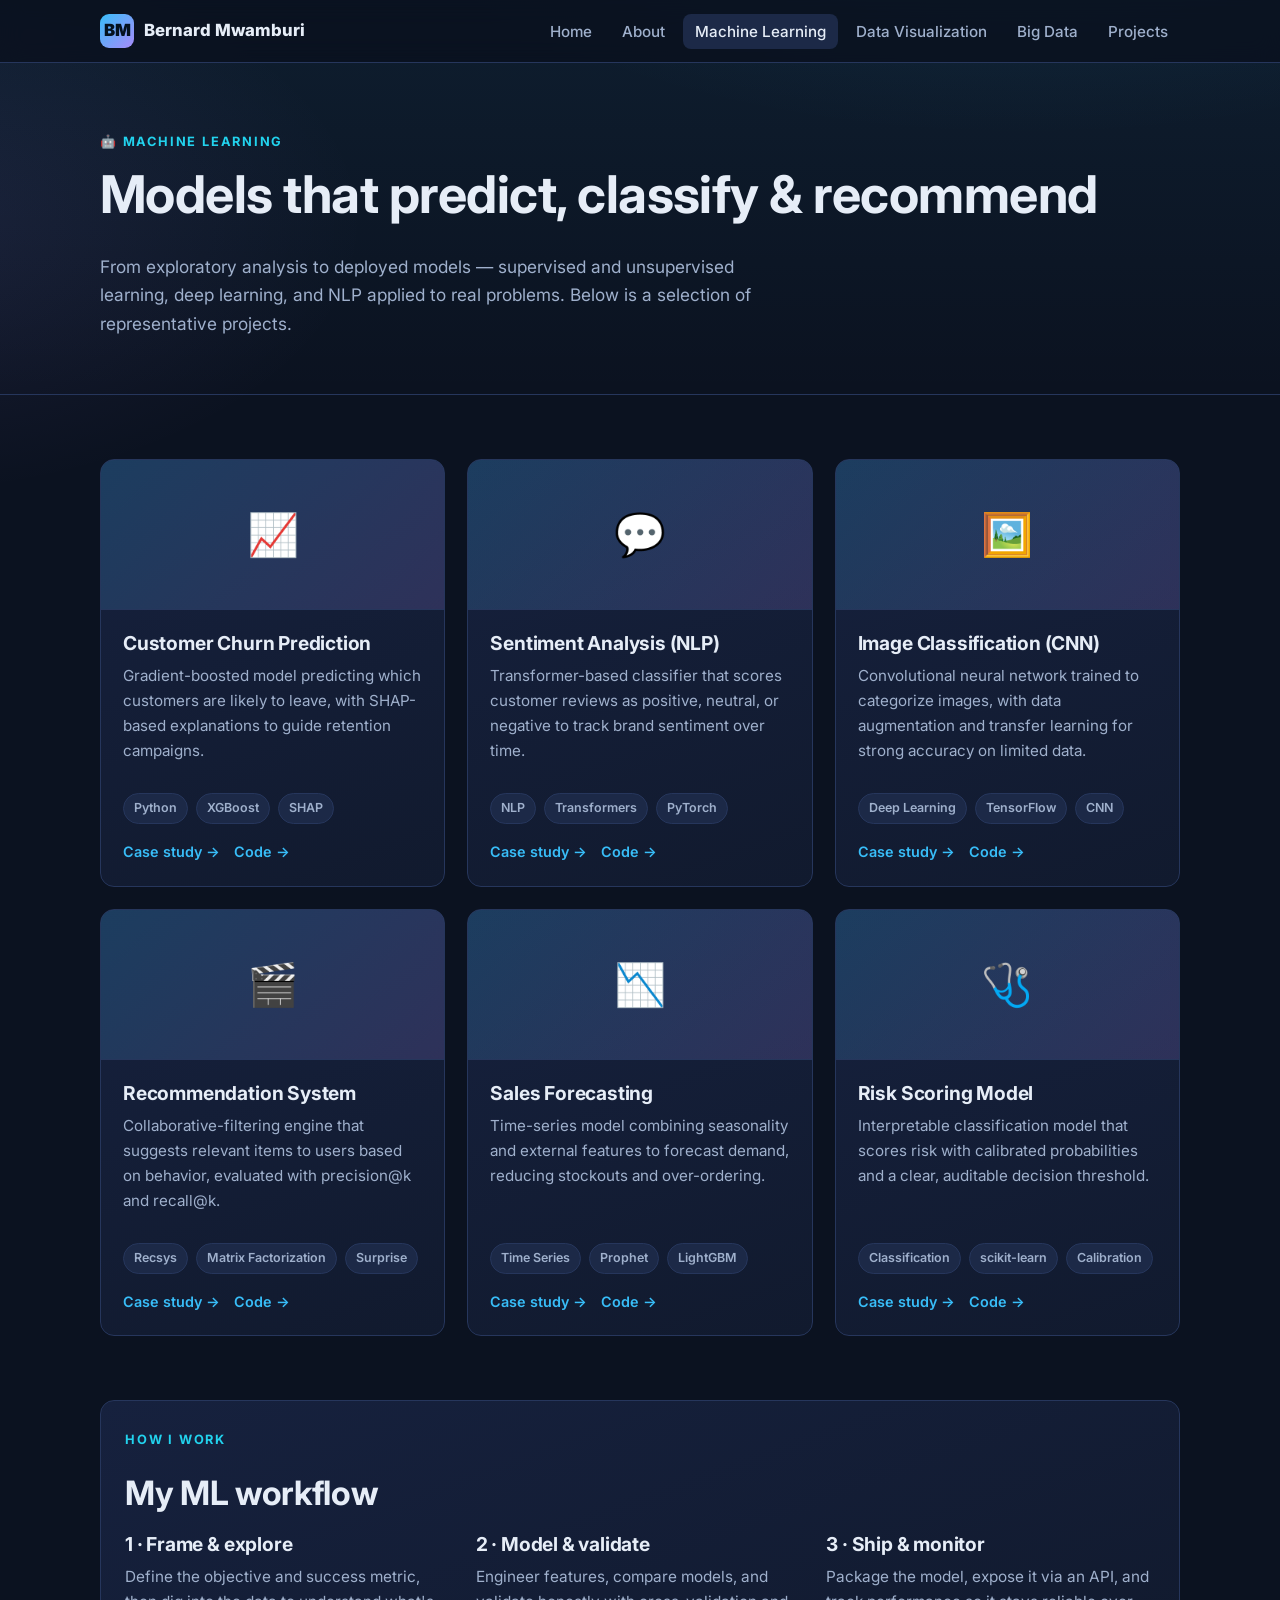
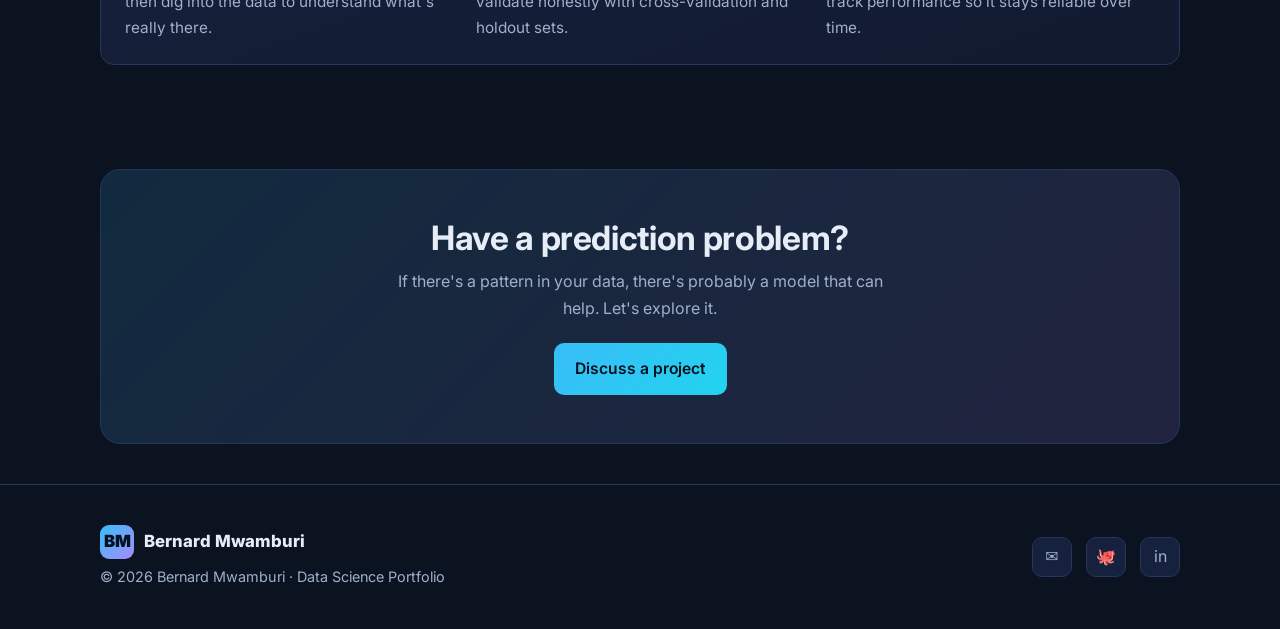
<file: machine-learning.html>
<!DOCTYPE html>
<html lang="en">
<head>
  <meta charset="UTF-8" />
  <meta name="viewport" content="width=device-width, initial-scale=1.0" />
  <title>Machine Learning — Bernard Mwamburi</title>
  <meta name="description" content="Machine Learning projects by Bernard Mwamburi — predictive modeling, NLP, computer vision, and recommendation systems." />
  <link rel="preconnect" href="https://fonts.googleapis.com" />
  <link rel="preconnect" href="https://fonts.gstatic.com" crossorigin />
  <link href="https://fonts.googleapis.com/css2?family=Inter:wght@400;500;600;700;800;900&display=swap" rel="stylesheet" />
  <link rel="stylesheet" href="assets/css/style.css" />
</head>
<body>

  <nav class="nav">
    <div class="nav-inner">
      <a href="index.html" class="brand"><span class="logo">BM</span> Bernard Mwamburi</a>
      <button class="nav-toggle" aria-label="Toggle navigation" aria-expanded="false">☰</button>
      <ul class="nav-links">
        <li><a href="index.html">Home</a></li>
        <li><a href="about.html">About</a></li>
        <li><a href="machine-learning.html" class="active">Machine Learning</a></li>
        <li><a href="data-visualization.html">Data Visualization</a></li>
        <li><a href="big-data-analytics.html">Big Data</a></li>
        <li><a href="projects.html">Projects</a></li>
      </ul>
    </div>
  </nav>

  <header class="page-header">
    <div class="container reveal">
      <span class="eyebrow">🤖 Machine Learning</span>
      <h1>Models that predict, classify &amp; recommend</h1>
      <p>
        From exploratory analysis to deployed models — supervised and unsupervised
        learning, deep learning, and NLP applied to real problems. Below is a selection
        of representative projects.
      </p>
    </div>
  </header>

  <section class="section">
    <div class="container">
      <div class="grid grid-3">

        <article class="project reveal">
          <div class="thumb">📈</div>
          <div class="body">
            <h3>Customer Churn Prediction</h3>
            <p>Gradient-boosted model predicting which customers are likely to leave, with SHAP-based explanations to guide retention campaigns.</p>
            <div class="tags">
              <span class="tag">Python</span><span class="tag">XGBoost</span><span class="tag">SHAP</span>
            </div>
            <div class="links">
              <a href="#">Case study →</a><a href="https://github.com/Berniac" target="_blank" rel="noopener">Code →</a>
            </div>
          </div>
        </article>

        <article class="project reveal">
          <div class="thumb">💬</div>
          <div class="body">
            <h3>Sentiment Analysis (NLP)</h3>
            <p>Transformer-based classifier that scores customer reviews as positive, neutral, or negative to track brand sentiment over time.</p>
            <div class="tags">
              <span class="tag">NLP</span><span class="tag">Transformers</span><span class="tag">PyTorch</span>
            </div>
            <div class="links">
              <a href="#">Case study →</a><a href="https://github.com/Berniac" target="_blank" rel="noopener">Code →</a>
            </div>
          </div>
        </article>

        <article class="project reveal">
          <div class="thumb">🖼️</div>
          <div class="body">
            <h3>Image Classification (CNN)</h3>
            <p>Convolutional neural network trained to categorize images, with data augmentation and transfer learning for strong accuracy on limited data.</p>
            <div class="tags">
              <span class="tag">Deep Learning</span><span class="tag">TensorFlow</span><span class="tag">CNN</span>
            </div>
            <div class="links">
              <a href="#">Case study →</a><a href="https://github.com/Berniac" target="_blank" rel="noopener">Code →</a>
            </div>
          </div>
        </article>

        <article class="project reveal">
          <div class="thumb">🎬</div>
          <div class="body">
            <h3>Recommendation System</h3>
            <p>Collaborative-filtering engine that suggests relevant items to users based on behavior, evaluated with precision@k and recall@k.</p>
            <div class="tags">
              <span class="tag">Recsys</span><span class="tag">Matrix Factorization</span><span class="tag">Surprise</span>
            </div>
            <div class="links">
              <a href="#">Case study →</a><a href="https://github.com/Berniac" target="_blank" rel="noopener">Code →</a>
            </div>
          </div>
        </article>

        <article class="project reveal">
          <div class="thumb">📉</div>
          <div class="body">
            <h3>Sales Forecasting</h3>
            <p>Time-series model combining seasonality and external features to forecast demand, reducing stockouts and over-ordering.</p>
            <div class="tags">
              <span class="tag">Time Series</span><span class="tag">Prophet</span><span class="tag">LightGBM</span>
            </div>
            <div class="links">
              <a href="#">Case study →</a><a href="https://github.com/Berniac" target="_blank" rel="noopener">Code →</a>
            </div>
          </div>
        </article>

        <article class="project reveal">
          <div class="thumb">🩺</div>
          <div class="body">
            <h3>Risk Scoring Model</h3>
            <p>Interpretable classification model that scores risk with calibrated probabilities and a clear, auditable decision threshold.</p>
            <div class="tags">
              <span class="tag">Classification</span><span class="tag">scikit-learn</span><span class="tag">Calibration</span>
            </div>
            <div class="links">
              <a href="#">Case study →</a><a href="https://github.com/Berniac" target="_blank" rel="noopener">Code →</a>
            </div>
          </div>
        </article>

      </div>
    </div>
  </section>

  <!-- Approach -->
  <section class="section" style="padding-top:0;">
    <div class="container">
      <div class="card reveal">
        <span class="eyebrow">How I work</span>
        <h2 style="margin-top:8px;">My ML workflow</h2>
        <div class="grid grid-3" style="margin-top:20px;">
          <div><h3>1 · Frame &amp; explore</h3><p class="muted">Define the objective and success metric, then dig into the data to understand what's really there.</p></div>
          <div><h3>2 · Model &amp; validate</h3><p class="muted">Engineer features, compare models, and validate honestly with cross-validation and holdout sets.</p></div>
          <div><h3>3 · Ship &amp; monitor</h3><p class="muted">Package the model, expose it via an API, and track performance so it stays reliable over time.</p></div>
        </div>
      </div>
    </div>
  </section>

  <section class="container">
    <div class="cta reveal">
      <h2>Have a prediction problem?</h2>
      <p>If there's a pattern in your data, there's probably a model that can help. Let's explore it.</p>
      <a href="mailto:bwadero@gmail.com" class="btn btn-primary">Discuss a project</a>
    </div>
  </section>

  <footer class="footer">
    <div class="container footer-inner">
      <div>
        <div class="brand" style="margin-bottom:6px;"><span class="logo">BM</span> Bernard Mwamburi</div>
        <p class="muted" style="margin:0; font-size:0.9rem;">© <span data-year>2026</span> Bernard Mwamburi · Data Science Portfolio</p>
      </div>
      <div class="social">
        <a href="mailto:bwadero@gmail.com" title="Email" aria-label="Email">✉️</a>
        <a href="https://github.com/Berniac" title="GitHub" aria-label="GitHub" target="_blank" rel="noopener">🐙</a>
        <a href="https://www.linkedin.com/in/bernard-mwamburi-ms-6798a7144/" title="LinkedIn" aria-label="LinkedIn" target="_blank" rel="noopener">in</a>
      </div>
    </div>
  </footer>

  <script src="assets/js/main.js"></script>
</body>
</html>
</file>
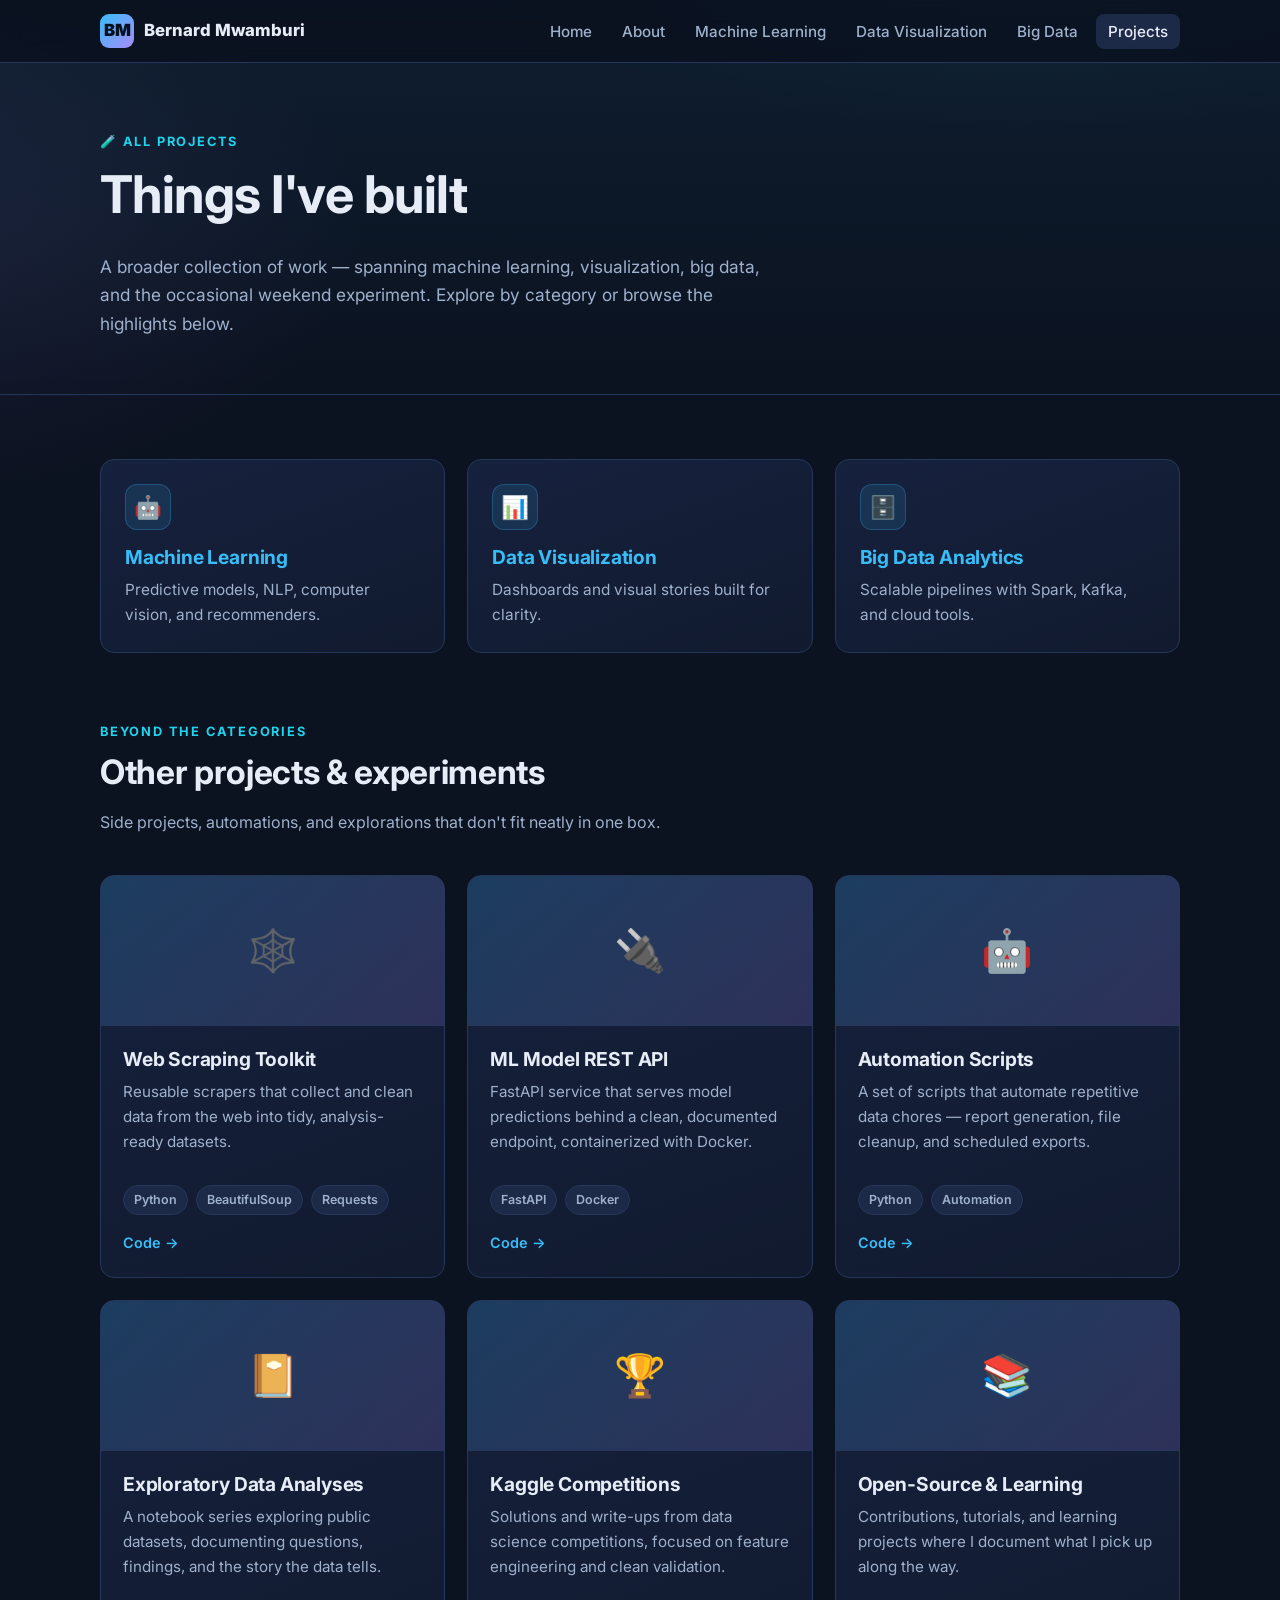
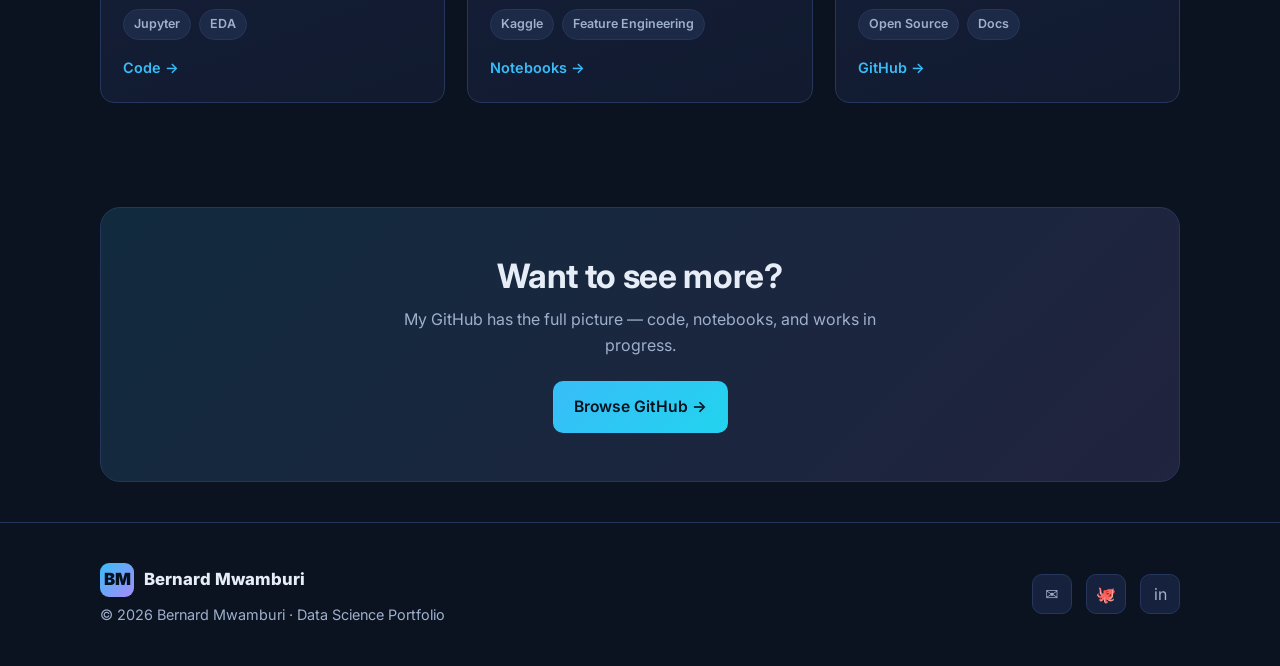
<file: projects.html>
<!DOCTYPE html>
<html lang="en">
<head>
  <meta charset="UTF-8" />
  <meta name="viewport" content="width=device-width, initial-scale=1.0" />
  <title>Projects — Bernard Mwamburi</title>
  <meta name="description" content="A collection of data science and other projects by Bernard Mwamburi." />
  <link rel="preconnect" href="https://fonts.googleapis.com" />
  <link rel="preconnect" href="https://fonts.gstatic.com" crossorigin />
  <link href="https://fonts.googleapis.com/css2?family=Inter:wght@400;500;600;700;800;900&display=swap" rel="stylesheet" />
  <link rel="stylesheet" href="assets/css/style.css" />
</head>
<body>

  <nav class="nav">
    <div class="nav-inner">
      <a href="index.html" class="brand"><span class="logo">BM</span> Bernard Mwamburi</a>
      <button class="nav-toggle" aria-label="Toggle navigation" aria-expanded="false">☰</button>
      <ul class="nav-links">
        <li><a href="index.html">Home</a></li>
        <li><a href="about.html">About</a></li>
        <li><a href="machine-learning.html">Machine Learning</a></li>
        <li><a href="data-visualization.html">Data Visualization</a></li>
        <li><a href="big-data-analytics.html">Big Data</a></li>
        <li><a href="projects.html" class="active">Projects</a></li>
      </ul>
    </div>
  </nav>

  <header class="page-header">
    <div class="container reveal">
      <span class="eyebrow">🧪 All Projects</span>
      <h1>Things I've built</h1>
      <p>
        A broader collection of work — spanning machine learning, visualization, big
        data, and the occasional weekend experiment. Explore by category or browse the
        highlights below.
      </p>
    </div>
  </header>

  <!-- Category shortcuts -->
  <section class="section" style="padding-bottom:0;">
    <div class="container">
      <div class="grid grid-3">
        <a class="card reveal" href="machine-learning.html">
          <div class="icon">🤖</div><h3>Machine Learning</h3>
          <p>Predictive models, NLP, computer vision, and recommenders.</p>
        </a>
        <a class="card reveal" href="data-visualization.html">
          <div class="icon">📊</div><h3>Data Visualization</h3>
          <p>Dashboards and visual stories built for clarity.</p>
        </a>
        <a class="card reveal" href="big-data-analytics.html">
          <div class="icon">🗄️</div><h3>Big Data Analytics</h3>
          <p>Scalable pipelines with Spark, Kafka, and cloud tools.</p>
        </a>
      </div>
    </div>
  </section>

  <!-- Other / cross-cutting projects -->
  <section class="section">
    <div class="container">
      <div class="section-head reveal">
        <span class="eyebrow">Beyond the categories</span>
        <h2>Other projects &amp; experiments</h2>
        <p class="muted">Side projects, automations, and explorations that don't fit neatly in one box.</p>
      </div>

      <div class="grid grid-3">

        <article class="project reveal">
          <div class="thumb">🕸️</div>
          <div class="body">
            <h3>Web Scraping Toolkit</h3>
            <p>Reusable scrapers that collect and clean data from the web into tidy, analysis-ready datasets.</p>
            <div class="tags"><span class="tag">Python</span><span class="tag">BeautifulSoup</span><span class="tag">Requests</span></div>
            <div class="links"><a href="https://github.com/Berniac" target="_blank" rel="noopener">Code →</a></div>
          </div>
        </article>

        <article class="project reveal">
          <div class="thumb">🔌</div>
          <div class="body">
            <h3>ML Model REST API</h3>
            <p>FastAPI service that serves model predictions behind a clean, documented endpoint, containerized with Docker.</p>
            <div class="tags"><span class="tag">FastAPI</span><span class="tag">Docker</span></div>
            <div class="links"><a href="https://github.com/Berniac" target="_blank" rel="noopener">Code →</a></div>
          </div>
        </article>

        <article class="project reveal">
          <div class="thumb">🤖</div>
          <div class="body">
            <h3>Automation Scripts</h3>
            <p>A set of scripts that automate repetitive data chores — report generation, file cleanup, and scheduled exports.</p>
            <div class="tags"><span class="tag">Python</span><span class="tag">Automation</span></div>
            <div class="links"><a href="https://github.com/Berniac" target="_blank" rel="noopener">Code →</a></div>
          </div>
        </article>

        <article class="project reveal">
          <div class="thumb">📔</div>
          <div class="body">
            <h3>Exploratory Data Analyses</h3>
            <p>A notebook series exploring public datasets, documenting questions, findings, and the story the data tells.</p>
            <div class="tags"><span class="tag">Jupyter</span><span class="tag">EDA</span></div>
            <div class="links"><a href="https://github.com/Berniac" target="_blank" rel="noopener">Code →</a></div>
          </div>
        </article>

        <article class="project reveal">
          <div class="thumb">🏆</div>
          <div class="body">
            <h3>Kaggle Competitions</h3>
            <p>Solutions and write-ups from data science competitions, focused on feature engineering and clean validation.</p>
            <div class="tags"><span class="tag">Kaggle</span><span class="tag">Feature Engineering</span></div>
            <div class="links"><a href="https://github.com/Berniac" target="_blank" rel="noopener">Notebooks →</a></div>
          </div>
        </article>

        <article class="project reveal">
          <div class="thumb">📚</div>
          <div class="body">
            <h3>Open-Source &amp; Learning</h3>
            <p>Contributions, tutorials, and learning projects where I document what I pick up along the way.</p>
            <div class="tags"><span class="tag">Open Source</span><span class="tag">Docs</span></div>
            <div class="links"><a href="https://github.com/Berniac" target="_blank" rel="noopener">GitHub →</a></div>
          </div>
        </article>

      </div>
    </div>
  </section>

  <section class="container">
    <div class="cta reveal">
      <h2>Want to see more?</h2>
      <p>My GitHub has the full picture — code, notebooks, and works in progress.</p>
      <a href="https://github.com/Berniac" target="_blank" rel="noopener" class="btn btn-primary">Browse GitHub →</a>
    </div>
  </section>

  <footer class="footer">
    <div class="container footer-inner">
      <div>
        <div class="brand" style="margin-bottom:6px;"><span class="logo">BM</span> Bernard Mwamburi</div>
        <p class="muted" style="margin:0; font-size:0.9rem;">© <span data-year>2026</span> Bernard Mwamburi · Data Science Portfolio</p>
      </div>
      <div class="social">
        <a href="mailto:bwadero@gmail.com" title="Email" aria-label="Email">✉️</a>
        <a href="https://github.com/Berniac" title="GitHub" aria-label="GitHub" target="_blank" rel="noopener">🐙</a>
        <a href="https://www.linkedin.com/in/bernard-mwamburi-ms-6798a7144/" title="LinkedIn" aria-label="LinkedIn" target="_blank" rel="noopener">in</a>
      </div>
    </div>
  </footer>

  <script src="assets/js/main.js"></script>
</body>
</html>
</file>
<file: assets/css/style.css>
/* ===========================================================
   Bernard Mwamburi — Data Science Portfolio
   Shared stylesheet
   =========================================================== */

:root {
  --bg:        #0b1220;
  --bg-soft:   #111a2e;
  --surface:   #16213e;
  --surface-2: #1c2947;
  --border:    #26365c;
  --text:      #e6edf7;
  --muted:     #9fb0cc;
  --primary:   #38bdf8;   /* sky */
  --primary-2: #22d3ee;   /* cyan */
  --accent:    #a78bfa;   /* violet */
  --success:   #34d399;
  --warning:   #fbbf24;
  --radius:    14px;
  --radius-sm: 10px;
  --shadow:    0 10px 30px rgba(0, 0, 0, 0.35);
  --maxw:      1120px;
  --font: "Inter", system-ui, -apple-system, "Segoe UI", Roboto, Helvetica, Arial, sans-serif;
}

* { box-sizing: border-box; }

html { scroll-behavior: smooth; }

body {
  margin: 0;
  font-family: var(--font);
  color: var(--text);
  background: radial-gradient(1200px 600px at 80% -10%, rgba(56, 189, 248, 0.12), transparent 60%),
              radial-gradient(900px 500px at -10% 10%, rgba(167, 139, 250, 0.10), transparent 55%),
              var(--bg);
  line-height: 1.65;
  -webkit-font-smoothing: antialiased;
}

a { color: var(--primary); text-decoration: none; }
a:hover { color: var(--primary-2); }

img { max-width: 100%; display: block; }

h1, h2, h3, h4 { line-height: 1.2; margin: 0 0 0.5em; font-weight: 700; letter-spacing: -0.01em; }
h1 { font-size: clamp(2rem, 5vw, 3.25rem); }
h2 { font-size: clamp(1.5rem, 3vw, 2.1rem); }
h3 { font-size: 1.2rem; }
p  { margin: 0 0 1rem; color: var(--text); }

.container { width: 100%; max-width: var(--maxw); margin: 0 auto; padding: 0 20px; }

.muted { color: var(--muted); }
.center { text-align: center; }
.gradient-text {
  background: linear-gradient(90deg, var(--primary), var(--primary-2), var(--accent));
  -webkit-background-clip: text; background-clip: text;
  -webkit-text-fill-color: transparent; color: transparent;
}

/* ---------- Navbar ---------- */
.nav {
  position: sticky; top: 0; z-index: 50;
  background: rgba(11, 18, 32, 0.72);
  backdrop-filter: blur(12px);
  border-bottom: 1px solid var(--border);
}
.nav-inner {
  display: flex; align-items: center; justify-content: space-between;
  max-width: var(--maxw); margin: 0 auto; padding: 14px 20px;
}
.brand { display: flex; align-items: center; gap: 10px; font-weight: 800; color: var(--text); font-size: 1.05rem; }
.brand .logo {
  width: 34px; height: 34px; border-radius: 9px;
  display: grid; place-items: center; font-weight: 900; color: #04121f;
  background: linear-gradient(135deg, var(--primary), var(--accent));
}
.nav-links { display: flex; align-items: center; gap: 6px; list-style: none; margin: 0; padding: 0; }
.nav-links a {
  color: var(--muted); padding: 8px 12px; border-radius: 8px; font-size: 0.95rem; font-weight: 500;
  transition: background 0.2s, color 0.2s;
}
.nav-links a:hover { color: var(--text); background: var(--surface); }
.nav-links a.active { color: var(--text); background: var(--surface-2); }

.nav-toggle {
  display: none; background: none; border: 1px solid var(--border); color: var(--text);
  border-radius: 8px; padding: 8px 10px; cursor: pointer; font-size: 1.1rem;
}

@media (max-width: 820px) {
  .nav-toggle { display: block; }
  .nav-links {
    position: absolute; top: 62px; left: 0; right: 0;
    flex-direction: column; align-items: stretch; gap: 2px;
    background: var(--bg-soft); border-bottom: 1px solid var(--border);
    padding: 10px 16px 16px; display: none;
  }
  .nav-links.open { display: flex; }
  .nav-links a { padding: 12px 10px; }
}

/* ---------- Buttons ---------- */
.btn {
  display: inline-flex; align-items: center; gap: 8px;
  padding: 12px 20px; border-radius: 10px; font-weight: 600; font-size: 0.98rem;
  border: 1px solid transparent; cursor: pointer; transition: transform 0.15s, box-shadow 0.2s, background 0.2s;
}
.btn-primary {
  background: linear-gradient(135deg, var(--primary), var(--primary-2));
  color: #04121f;
}
.btn-primary:hover { transform: translateY(-2px); box-shadow: 0 10px 24px rgba(56, 189, 248, 0.35); color: #04121f; }
.btn-ghost { background: transparent; border-color: var(--border); color: var(--text); }
.btn-ghost:hover { background: var(--surface); color: var(--text); }

/* ---------- Hero ---------- */
.hero { padding: 88px 0 64px; }
.hero-grid { display: grid; grid-template-columns: 1.15fr 0.85fr; gap: 48px; align-items: center; }
.eyebrow {
  display: inline-block; font-size: 0.8rem; letter-spacing: 0.14em; text-transform: uppercase;
  color: var(--primary-2); font-weight: 700; margin-bottom: 14px;
}
.hero p.lead { font-size: 1.15rem; color: var(--muted); max-width: 46ch; }
.hero-actions { display: flex; gap: 12px; flex-wrap: wrap; margin-top: 26px; }

.avatar-card {
  background: linear-gradient(160deg, var(--surface), var(--bg-soft));
  border: 1px solid var(--border); border-radius: 20px; padding: 28px; box-shadow: var(--shadow);
}
.avatar-ring {
  width: 150px; height: 150px; margin: 0 auto 18px; border-radius: 50%;
  display: grid; place-items: center; font-size: 3rem; font-weight: 800; color: #04121f;
  background: linear-gradient(135deg, var(--primary), var(--accent));
  box-shadow: 0 0 0 6px rgba(56, 189, 248, 0.12);
}
.stat-row { display: flex; justify-content: space-around; margin-top: 20px; padding-top: 20px; border-top: 1px solid var(--border); }
.stat { text-align: center; }
.stat b { display: block; font-size: 1.5rem; color: var(--text); }
.stat span { font-size: 0.8rem; color: var(--muted); }

@media (max-width: 820px) {
  .hero-grid { grid-template-columns: 1fr; gap: 32px; }
  .hero { padding: 56px 0 40px; }
}

/* ---------- Sections ---------- */
.section { padding: 64px 0; }
.section-head { max-width: 62ch; margin-bottom: 40px; }
.section-head .eyebrow { margin-bottom: 10px; }

/* ---------- Page header (interior pages) ---------- */
.page-header {
  padding: 64px 0 40px; border-bottom: 1px solid var(--border);
  background: linear-gradient(180deg, rgba(56, 189, 248, 0.06), transparent);
}
.page-header .eyebrow { margin-bottom: 12px; }
.page-header p { max-width: 62ch; color: var(--muted); font-size: 1.08rem; }

/* ---------- Cards / grids ---------- */
.grid { display: grid; gap: 22px; }
.grid-2 { grid-template-columns: repeat(2, 1fr); }
.grid-3 { grid-template-columns: repeat(3, 1fr); }
@media (max-width: 900px) { .grid-3 { grid-template-columns: repeat(2, 1fr); } }
@media (max-width: 640px) { .grid-2, .grid-3 { grid-template-columns: 1fr; } }

.card {
  background: linear-gradient(160deg, var(--surface), var(--bg-soft));
  border: 1px solid var(--border); border-radius: var(--radius);
  padding: 24px; transition: transform 0.18s, border-color 0.2s, box-shadow 0.2s;
}
.card:hover { transform: translateY(-4px); border-color: var(--primary); box-shadow: var(--shadow); }
.card .icon {
  width: 46px; height: 46px; border-radius: 12px; display: grid; place-items: center;
  font-size: 1.4rem; margin-bottom: 16px;
  background: rgba(56, 189, 248, 0.12); border: 1px solid rgba(56, 189, 248, 0.25);
}
.card h3 { margin-bottom: 8px; }
.card p { color: var(--muted); font-size: 0.96rem; margin-bottom: 0; }

/* Project cards */
.project {
  display: flex; flex-direction: column;
  background: linear-gradient(160deg, var(--surface), var(--bg-soft));
  border: 1px solid var(--border); border-radius: var(--radius); overflow: hidden;
  transition: transform 0.18s, border-color 0.2s, box-shadow 0.2s;
}
.project:hover { transform: translateY(-4px); border-color: var(--primary); box-shadow: var(--shadow); }
.project .thumb {
  height: 150px; display: grid; place-items: center; font-size: 2.6rem;
  background: linear-gradient(135deg, rgba(56,189,248,0.18), rgba(167,139,250,0.18));
  border-bottom: 1px solid var(--border);
}
.project .body { padding: 22px; display: flex; flex-direction: column; flex: 1; }
.project h3 { margin-bottom: 8px; }
.project p { color: var(--muted); font-size: 0.95rem; flex: 1; }
.project .links { display: flex; gap: 14px; margin-top: 16px; font-size: 0.9rem; font-weight: 600; }

/* Tags */
.tags { display: flex; flex-wrap: wrap; gap: 8px; margin: 14px 0 0; }
.tag {
  font-size: 0.78rem; font-weight: 600; padding: 4px 10px; border-radius: 999px;
  background: var(--surface-2); border: 1px solid var(--border); color: var(--muted);
}
.tag.primary { color: var(--primary-2); border-color: rgba(34, 211, 238, 0.35); background: rgba(34, 211, 238, 0.08); }

/* ---------- Skills ---------- */
.skill-group { margin-bottom: 26px; }
.skill-group h4 { color: var(--muted); text-transform: uppercase; letter-spacing: 0.1em; font-size: 0.8rem; margin-bottom: 12px; }
.skill-bar { margin-bottom: 14px; }
.skill-bar .label { display: flex; justify-content: space-between; font-size: 0.9rem; margin-bottom: 6px; }
.skill-bar .track { height: 8px; background: var(--surface-2); border-radius: 999px; overflow: hidden; }
.skill-bar .fill { height: 100%; border-radius: 999px; background: linear-gradient(90deg, var(--primary), var(--accent)); }

/* ---------- Timeline ---------- */
.timeline { position: relative; padding-left: 28px; }
.timeline::before { content: ""; position: absolute; left: 6px; top: 6px; bottom: 6px; width: 2px; background: var(--border); }
.timeline-item { position: relative; margin-bottom: 30px; }
.timeline-item::before {
  content: ""; position: absolute; left: -28px; top: 6px; width: 12px; height: 12px; border-radius: 50%;
  background: var(--primary); box-shadow: 0 0 0 4px rgba(56, 189, 248, 0.15);
}
.timeline-item .when { font-size: 0.82rem; color: var(--primary-2); font-weight: 600; }
.timeline-item h3 { margin: 4px 0 2px; }
.timeline-item .where { color: var(--muted); font-size: 0.9rem; margin-bottom: 8px; }

/* ---------- CTA band ---------- */
.cta {
  margin: 40px 0; padding: 48px; border-radius: 20px; text-align: center;
  background: linear-gradient(135deg, rgba(56,189,248,0.14), rgba(167,139,250,0.14));
  border: 1px solid var(--border);
}
.cta h2 { margin-bottom: 10px; }
.cta p { color: var(--muted); max-width: 50ch; margin: 0 auto 22px; }

/* ---------- Footer ---------- */
.footer { border-top: 1px solid var(--border); padding: 40px 0; margin-top: 40px; }
.footer-inner { display: flex; justify-content: space-between; align-items: center; gap: 20px; flex-wrap: wrap; }
.social { display: flex; gap: 14px; }
.social a {
  width: 40px; height: 40px; border-radius: 10px; display: grid; place-items: center;
  border: 1px solid var(--border); color: var(--muted); background: var(--surface); transition: all 0.2s;
}
.social a:hover { color: var(--text); border-color: var(--primary); transform: translateY(-2px); }

/* ---------- List with checks ---------- */
.check-list { list-style: none; padding: 0; margin: 0; }
.check-list li { position: relative; padding-left: 28px; margin-bottom: 10px; color: var(--muted); }
.check-list li::before { content: "▸"; position: absolute; left: 6px; color: var(--primary); font-weight: 700; }

/* ---------- Reveal on scroll ---------- */
.reveal { opacity: 0; transform: translateY(18px); transition: opacity 0.6s ease, transform 0.6s ease; }
.reveal.visible { opacity: 1; transform: none; }

@media (prefers-reduced-motion: reduce) {
  * { scroll-behavior: auto !important; }
  .reveal { opacity: 1; transform: none; transition: none; }
}
</file>
